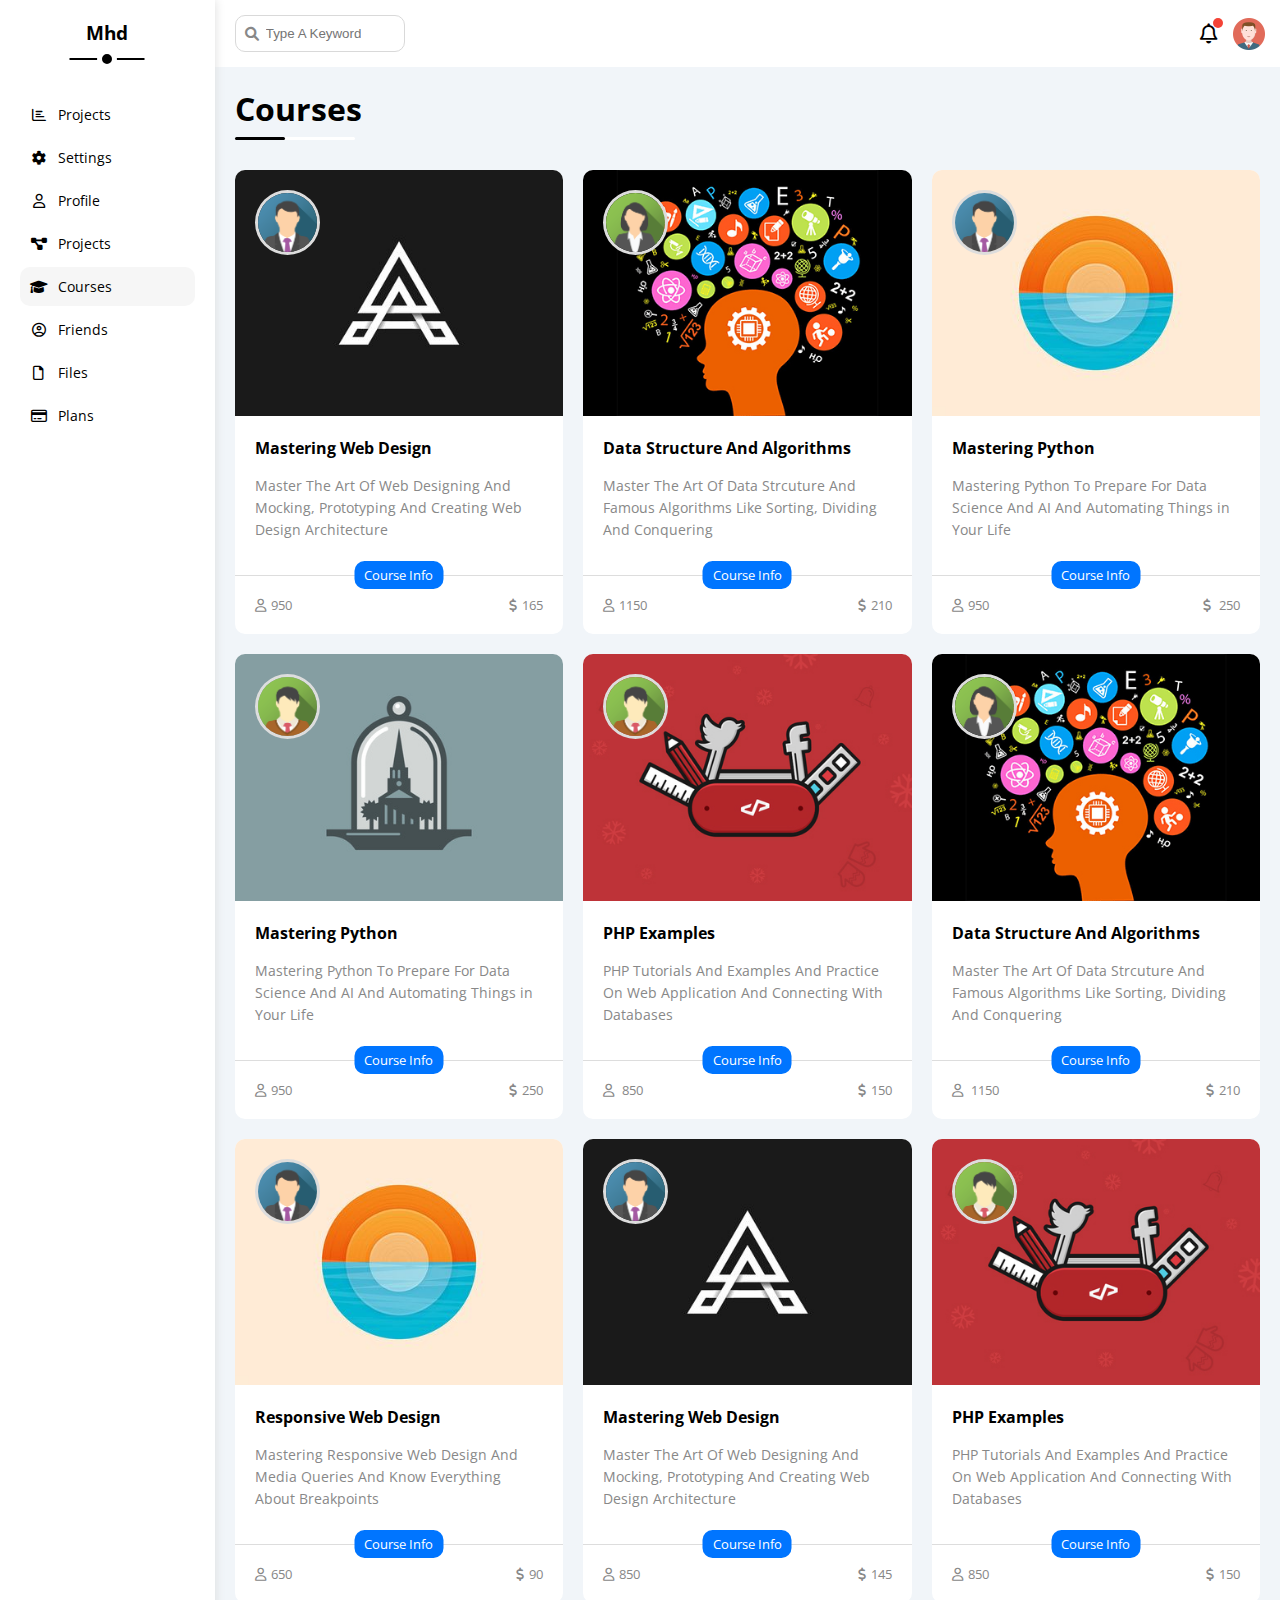
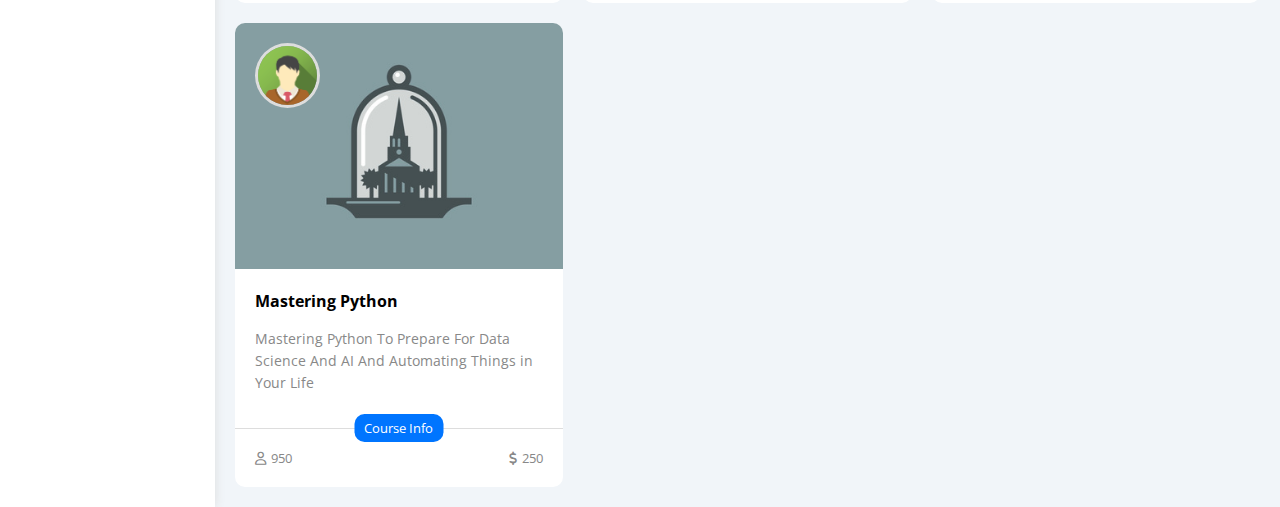
<file: courses.html>
<!DOCTYPE html>
<html lang="en">
  <head>
    <meta charset="UTF-8" />
    <meta http-equiv="X-UA-Compatible" content="IE=edge" />
    <meta name="viewport" content="width=device-width, initial-scale=1.0" />
    <title>Courses</title>
    <link rel="stylesheet" href="css/all.min.css" />
    <link rel="stylesheet" href="css/main.css" />
    <link rel="preconnect" href="https://fonts.googleapis.com" />
    <link rel="preconnect" href="https://fonts.gstatic.com" crossorigin />
    <link
      href="https://fonts.googleapis.com/css2?family=Open+Sans:wght@300;500&#038;display=swap"
      rel="stylesheet"
    />
  </head>
  <body>
    <div class="page">
      <!-- start Sidebar -->
      <div class="sidebar">
        <h3>Mhd</h3>
        <ul>
          <li>
            <a href="index.html">
              <i class="fa-regular fa-chart-bar fa-fw"></i>
              <span>Projects</span>
            </a>
          </li>
          <li>
            <a href="settings.html">
              <i class="fa-solid fa-gear fa-fw"></i>
              <span>Settings</span>
            </a>
          </li>
          <li>
            <a href="profile.html">
              <i class="fa-regular fa-user fa-fw"></i>
              <span>Profile</span>
            </a>
          </li>
          <li>
            <a href="projects.html">
              <i class="fa-solid fa-diagram-project fa-fw"></i>
              <span>Projects</span>
            </a>
          </li>
          <li>
            <a href="courses.html" class="active">
              <i class="fa-solid fa-graduation-cap fa-fw"></i>
              <span>Courses</span>
            </a>
          </li>
          <li>
            <a href="friends.html">
              <i class="fa-regular fa-circle-user fa-fw"></i>
              <span>Friends</span>
            </a>
          </li>
          <li>
            <a href="files.html">
              <i class="fa-regular fa-file fa-fw"></i>
              <span>Files</span>
            </a>
          </li>
          <li>
            <a href="plans.html">
              <i class="fa-regular fa-credit-card fa-fw"></i>
              <span>Plans</span>
            </a>
          </li>
        </ul>
      </div>
      <!-- end Sidebar -->
      <div class="content">
        <!-- start head -->
        <div class="head">
          <div class="search">
            <input type="search" placeholder="Type A Keyword" />
          </div>
          <div class="icons">
            <span class="noti">
              <i class="fa-regular fa-bell fa-lg"></i>
            </span>
            <img src="imgs/avatar.png" alt="" />
          </div>
        </div>
        <!-- end head -->
        <h1>Courses</h1>
        <!-- start courses page -->
        <div class="courses-page">
          <div class="boxs">
            <div class="box">
              <img class="ava" src="imgs/team-01.png" alt="" />
              <img class="back" src="imgs/course-01.jpg" alt="" />
              <div class="text">
                <h3>Mastering Web Design</h3>
                <p>
                  Master The Art Of Web Designing And Mocking, Prototyping And
                  Creating Web Design Architecture
                </p>
              </div>
              <div class="info">
                <span class="link">Course Info</span>
                <span><i class="fa-regular fa-user"></i>950</span>
                <span><i class="fa-solid fa-dollar-sign"></i>165</span>
              </div>
            </div>
            <div class="box">
              <img class="ava" src="imgs/team-02.png" alt="" />
              <img class="back" src="imgs/course-02.jpg" alt="" />
              <div class="text">
                <h3>Data Structure And Algorithms</h3>
                <p>
                  Master The Art Of Data Strcuture And Famous Algorithms Like
                  Sorting, Dividing And Conquering
                </p>
              </div>
              <div class="info">
                <span class="link">Course Info</span>
                <span><i class="fa-regular fa-user"></i>1150</span>
                <span><i class="fa-solid fa-dollar-sign"></i>210</span>
              </div>
            </div>
            <div class="box">
              <img class="ava" src="imgs/team-01.png" alt="" />
              <img class="back" src="imgs/course-03.jpg" alt="" />
              <div class="text">
                <h3>Mastering Python</h3>
                <p>
                  Mastering Python To Prepare For Data Science And AI And
                  Automating Things in Your Life
                </p>
              </div>
              <div class="info">
                <span class="link">Course Info</span>
                <span><i class="fa-regular fa-user"></i>950</span>
                <span><i class="fa-solid fa-dollar-sign"></i> 250 </span>
              </div>
            </div>
            <div class="box">
              <img class="ava" src="imgs/team-03.png" alt="" />
              <img class="back" src="imgs/course-04.jpg" alt="" />
              <div class="text">
                <h3>Mastering Python</h3>
                <p>
                  Mastering Python To Prepare For Data Science And AI And
                  Automating Things in Your Life
                </p>
              </div>
              <div class="info">
                <span class="link">Course Info</span>
                <span><i class="fa-regular fa-user"></i>950</span>
                <span><i class="fa-solid fa-dollar-sign"></i>250</span>
              </div>
            </div>
            <div class="box">
              <img class="ava" src="imgs/team-03.png" alt="" />
              <img class="back" src="imgs/course-05.jpg" alt="" />
              <div class="text">
                <h3>PHP Examples</h3>
                <p>
                  PHP Tutorials And Examples And Practice On Web Application And
                  Connecting With Databases
                </p>
              </div>
              <div class="info">
                <span class="link">Course Info</span>
                <span><i class="fa-regular fa-user"></i> 850 </span>
                <span><i class="fa-solid fa-dollar-sign"></i>150</span>
              </div>
            </div>
            <div class="box">
              <img class="ava" src="imgs/team-02.png" alt="" />
              <img class="back" src="imgs/course-02.jpg" alt="" />
              <div class="text">
                <h3>Data Structure And Algorithms</h3>
                <p>
                  Master The Art Of Data Strcuture And Famous Algorithms Like
                  Sorting, Dividing And Conquering
                </p>
              </div>
              <div class="info">
                <span class="link">Course Info</span>
                <span><i class="fa-regular fa-user"></i> 1150 </span>
                <span><i class="fa-solid fa-dollar-sign"></i>210</span>
              </div>
            </div>
            <div class="box">
              <img class="ava" src="imgs/team-01.png" alt="" />
              <img class="back" src="imgs/course-03.jpg" alt="" />
              <div class="text">
                <h3>Responsive Web Design</h3>
                <p>
                  Mastering Responsive Web Design And Media Queries And Know
                  Everything About Breakpoints
                </p>
              </div>
              <div class="info">
                <span class="link">Course Info</span>
                <span><i class="fa-regular fa-user"></i>650</span>
                <span><i class="fa-solid fa-dollar-sign"></i>90</span>
              </div>
            </div>
            <div class="box">
              <img class="ava" src="imgs/team-01.png" alt="" />
              <img class="back" src="imgs/course-01.jpg" alt="" />
              <div class="text">
                <h3>Mastering Web Design</h3>
                <p>
                  Master The Art Of Web Designing And Mocking, Prototyping And
                  Creating Web Design Architecture
                </p>
              </div>
              <div class="info">
                <span class="link">Course Info</span>
                <span><i class="fa-regular fa-user"></i>850</span>
                <span><i class="fa-solid fa-dollar-sign"></i>145</span>
              </div>
            </div>
            <div class="box">
              <img class="ava" src="imgs/team-03.png" alt="" />
              <img class="back" src="imgs/course-05.jpg" alt="" />
              <div class="text">
                <h3>PHP Examples</h3>
                <p>
                  PHP Tutorials And Examples And Practice On Web Application And
                  Connecting With Databases
                </p>
              </div>
              <div class="info">
                <span class="link">Course Info</span>
                <span><i class="fa-regular fa-user"></i>850</span>
                <span><i class="fa-solid fa-dollar-sign"></i>150</span>
              </div>
            </div>
            <div class="box">
              <img class="ava" src="imgs/team-03.png" alt="" />
              <img class="back" src="imgs/course-04.jpg" alt="" />
              <div class="text">
                <h3>Mastering Python</h3>
                <p>
                  Mastering Python To Prepare For Data Science And AI And
                  Automating Things in Your Life
                </p>
              </div>
              <div class="info">
                <span class="link">Course Info</span>
                <span><i class="fa-regular fa-user"></i>950</span>
                <span><i class="fa-solid fa-dollar-sign"></i>250</span>
              </div>
            </div>
          </div>
        </div>
        <!-- end courses page -->
      </div>
    </div>
  </body>
</html>
</file>
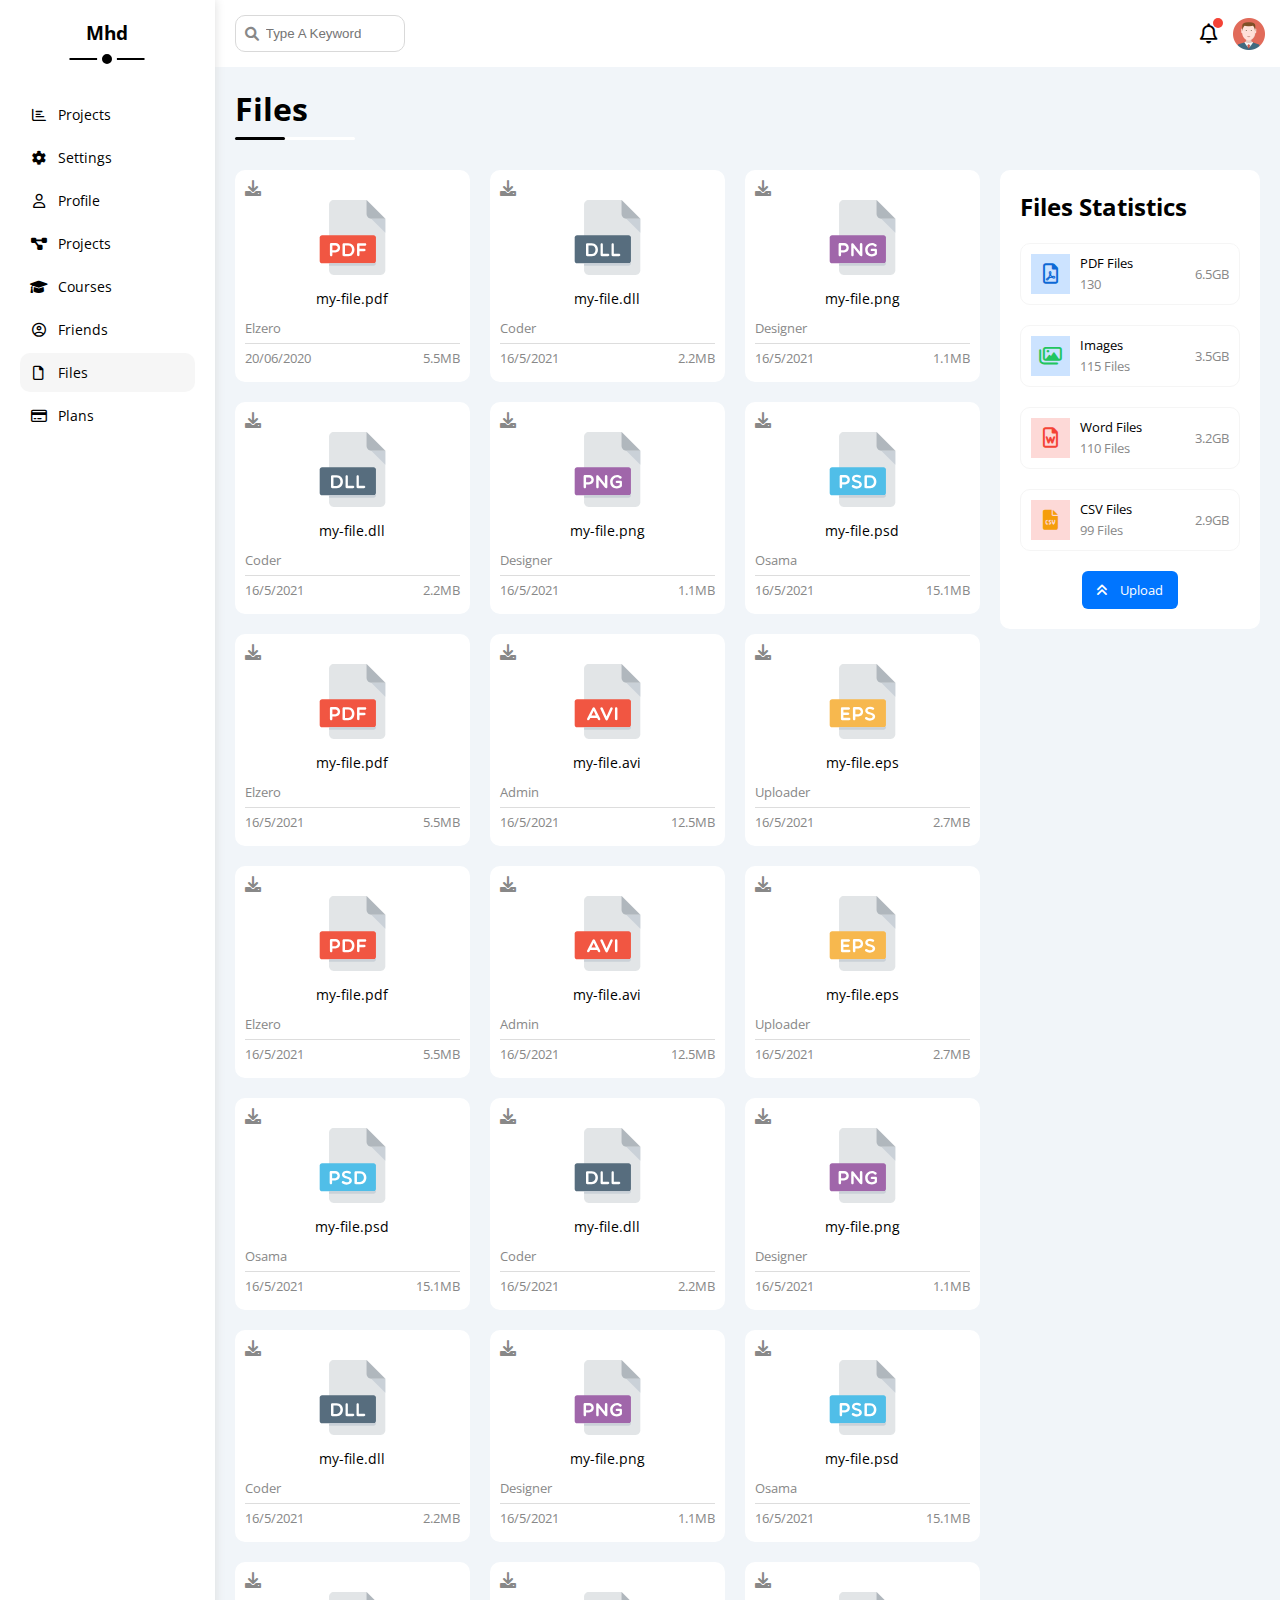
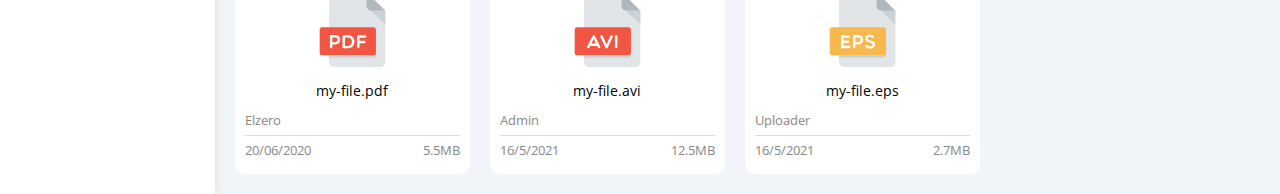
<file: files.html>
<!DOCTYPE html>
<html lang="en">
  <head>
    <meta charset="UTF-8" />
    <meta http-equiv="X-UA-Compatible" content="IE=edge" />
    <meta name="viewport" content="width=device-width, initial-scale=1.0" />
    <title>Files</title>
    <link rel="stylesheet" href="css/all.min.css" />
    <link rel="stylesheet" href="css/main.css" />
    <link rel="preconnect" href="https://fonts.googleapis.com" />
    <link rel="preconnect" href="https://fonts.gstatic.com" crossorigin />
    <link
      href="https://fonts.googleapis.com/css2?family=Open+Sans:wght@300;500&#038;display=swap"
      rel="stylesheet"
    />
  </head>
  <body>
    <div class="page">
      <!-- start Sidebar -->
      <div class="sidebar">
        <h3>Mhd</h3>
        <ul>
          <li>
            <a href="index.html">
              <i class="fa-regular fa-chart-bar fa-fw"></i>
              <span>Projects</span>
            </a>
          </li>
          <li>
            <a href="settings.html">
              <i class="fa-solid fa-gear fa-fw"></i>
              <span>Settings</span>
            </a>
          </li>
          <li>
            <a href="profile.html">
              <i class="fa-regular fa-user fa-fw"></i>
              <span>Profile</span>
            </a>
          </li>
          <li>
            <a href="projects.html">
              <i class="fa-solid fa-diagram-project fa-fw"></i>
              <span>Projects</span>
            </a>
          </li>
          <li>
            <a href="courses.html">
              <i class="fa-solid fa-graduation-cap fa-fw"></i>
              <span>Courses</span>
            </a>
          </li>
          <li>
            <a href="friends.html">
              <i class="fa-regular fa-circle-user fa-fw"></i>
              <span>Friends</span>
            </a>
          </li>
          <li>
            <a href="files.html" class="active">
              <i class="fa-regular fa-file fa-fw"></i>
              <span>Files</span>
            </a>
          </li>
          <li>
            <a href="plans.html">
              <i class="fa-regular fa-credit-card fa-fw"></i>
              <span>Plans</span>
            </a>
          </li>
        </ul>
      </div>
      <!-- end Sidebar -->
      <div class="content">
        <!-- start head -->
        <div class="head">
          <div class="search">
            <input type="search" placeholder="Type A Keyword" />
          </div>
          <div class="icons">
            <span class="noti">
              <i class="fa-regular fa-bell fa-lg"></i>
            </span>
            <img src="imgs/avatar.png" alt="" />
          </div>
        </div>
        <!-- end head -->
        <h1>Files</h1>
        <!-- start files page -->
        <div class="file">
          <div class="boxs">
            <div class="box">
              <i class="fa-solid fa-download"></i>
              <img src="imgs/pdf.svg" alt="" />
              <p>my-file.pdf</p>
              <span class="n">Elzero</span>
              <div class="info">
                <span>20/06/2020</span>
                <span>5.5MB</span>
              </div>
            </div>
            <div class="box">
              <i class="fa-solid fa-download"></i>
              <img src="imgs/dll.svg" alt="" />
              <p>my-file.dll</p>
              <span class="n">Coder </span>
              <div class="info">
                <span>16/5/2021 </span>
                <span>2.2MB</span>
              </div>
            </div>
            <div class="box">
              <i class="fa-solid fa-download"></i>
              <img src="imgs/png.svg" alt="" />
              <p>my-file.png</p>
              <span class="n">Designer</span>
              <div class="info">
                <span>16/5/2021 </span>
                <span>1.1MB</span>
              </div>
            </div>
            <div class="box">
              <i class="fa-solid fa-download"></i>
              <img src="imgs/dll.svg" alt="" />
              <p>my-file.dll</p>
              <span class="n">Coder</span>
              <div class="info">
                <span>16/5/2021 </span>
                <span>2.2MB</span>
              </div>
            </div>
            <div class="box">
              <i class="fa-solid fa-download"></i>
              <img src="imgs/png.svg" alt="" />
              <p>my-file.png</p>
              <span class="n">Designer</span>
              <div class="info">
                <span>16/5/2021 </span>
                <span>1.1MB</span>
              </div>
            </div>
            <div class="box">
              <i class="fa-solid fa-download"></i>
              <img src="imgs/psd.svg" alt="" />
              <p>my-file.psd</p>
              <span class="n">Osama</span>
              <div class="info">
                <span>16/5/2021 </span>
                <span>15.1MB </span>
              </div>
            </div>
            <div class="box">
              <i class="fa-solid fa-download"></i>
              <img src="imgs/pdf.svg" alt="" />
              <p>my-file.pdf</p>
              <span class="n">Elzero</span>
              <div class="info">
                <span>16/5/2021 </span>
                <span>5.5MB</span>
              </div>
            </div>
            <div class="box">
              <i class="fa-solid fa-download"></i>
              <img src="imgs/avi.svg" alt="" />
              <p>my-file.avi</p>
              <span class="n">Admin</span>
              <div class="info">
                <span>16/5/2021 </span>
                <span>12.5MB</span>
              </div>
            </div>
            <div class="box">
              <i class="fa-solid fa-download"></i>
              <img src="imgs/eps.svg" alt="" />
              <p>my-file.eps</p>
              <span class="n">Uploader</span>
              <div class="info">
                <span>16/5/2021</span>
                <span>2.7MB</span>
              </div>
            </div>
            <div class="box">
              <i class="fa-solid fa-download"></i>
              <img src="imgs/pdf.svg" alt="" />
              <p>my-file.pdf</p>
              <span class="n">Elzero</span>
              <div class="info">
                <span>16/5/2021</span>
                <span>5.5MB</span>
              </div>
            </div>
            <div class="box">
              <i class="fa-solid fa-download"></i>
              <img src="imgs/avi.svg" alt="" />
              <p>my-file.avi</p>
              <span class="n">Admin</span>
              <div class="info">
                <span>16/5/2021 </span>
                <span>12.5MB</span>
              </div>
            </div>
            <div class="box">
              <i class="fa-solid fa-download"></i>
              <img src="imgs/eps.svg" alt="" />
              <p>my-file.eps</p>
              <span class="n">Uploader</span>
              <div class="info">
                <span>16/5/2021 </span>
                <span>2.7MB</span>
              </div>
            </div>
            <div class="box">
              <i class="fa-solid fa-download"></i>
              <img src="imgs/psd.svg" alt="" />
              <p>my-file.psd</p>
              <span class="n">Osama</span>
              <div class="info">
                <span>16/5/2021 </span>
                <span>15.1MB</span>
              </div>
            </div>
            <div class="box">
              <i class="fa-solid fa-download"></i>
              <img src="imgs/dll.svg" alt="" />
              <p>my-file.dll</p>
              <span class="n">Coder</span>
              <div class="info">
                <span>16/5/2021 </span>
                <span>2.2MB</span>
              </div>
            </div>
            <div class="box">
              <i class="fa-solid fa-download"></i>
              <img src="imgs/png.svg" alt="" />
              <p>my-file.png</p>
              <span class="n">Designer</span>
              <div class="info">
                <span>16/5/2021 </span>
                <span>1.1MB</span>
              </div>
            </div>
            <div class="box">
              <i class="fa-solid fa-download"></i>
              <img src="imgs/dll.svg" alt="" />
              <p>my-file.dll</p>
              <span class="n">Coder</span>
              <div class="info">
                <span>16/5/2021</span>
                <span>2.2MB</span>
              </div>
            </div>
            <div class="box">
              <i class="fa-solid fa-download"></i>
              <img src="imgs/png.svg" alt="" />
              <p>my-file.png</p>
              <span class="n">Designer</span>
              <div class="info">
                <span>16/5/2021 </span>
                <span>1.1MB </span>
              </div>
            </div>
            <div class="box">
              <i class="fa-solid fa-download"></i>
              <img src="imgs/psd.svg" alt="" />
              <p>my-file.psd</p>
              <span class="n">Osama</span>
              <div class="info">
                <span>16/5/2021</span>
                <span>15.1MB </span>
              </div>
            </div>
            <div class="box">
              <i class="fa-solid fa-download"></i>
              <img src="imgs/pdf.svg" alt="" />
              <p>my-file.pdf</p>
              <span class="n">Elzero</span>
              <div class="info">
                <span>20/06/2020</span>
                <span>5.5MB</span>
              </div>
            </div>
            <div class="box">
              <i class="fa-solid fa-download"></i>
              <img src="imgs/avi.svg" alt="" />
              <p>my-file.avi</p>
              <span class="n">Admin</span>
              <div class="info">
                <span>16/5/2021 </span>
                <span>12.5MB</span>
              </div>
            </div>
            <div class="box">
              <i class="fa-solid fa-download"></i>
              <img src="imgs/eps.svg" alt="" />
              <p>my-file.eps</p>
              <span class="n">Uploader</span>
              <div class="info">
                <span>16/5/2021</span>
                <span>2.7MB</span>
              </div>
            </div>
          </div>
          <div class="stat">
            <h2>Files Statistics</h2>
            <div class="boxes">
              <div class="boxx">
                <i class="fa-regular fa-file-pdf fa-lg"></i>
                <div class="text">
                  <p>PDF Files</p>
                  <span>130</span>
                </div>
                <span>6.5GB</span>
              </div>
              <div class="boxx">
                <i class="fa-regular fa-images fa-lg"></i>
                <div class="text">
                  <p>Images</p>
                  <span>115 Files</span>
                </div>
                <span>3.5GB</span>
              </div>
              <div class="boxx">
                <i class="fa-regular fa-file-word fa-lg"></i>
                <div class="text">
                  <p>Word Files</p>
                  <span>110 Files</span>
                </div>
                <span>3.2GB</span>
              </div>
              <div class="boxx">
                <i class="fa-solid fa-file-csv fa-lg"></i>
                <div class="text">
                  <p>CSV Files</p>
                  <span>99 Files</span>
                </div>
                <span>2.9GB</span>
              </div>
            </div>
            <a href="#">
              <i class="fa-solid fa-angles-up"></i>
              Upload
            </a>
          </div>
        </div>
        <!-- end files page -->
      </div>
    </div>
  </body>
</html>
</file>
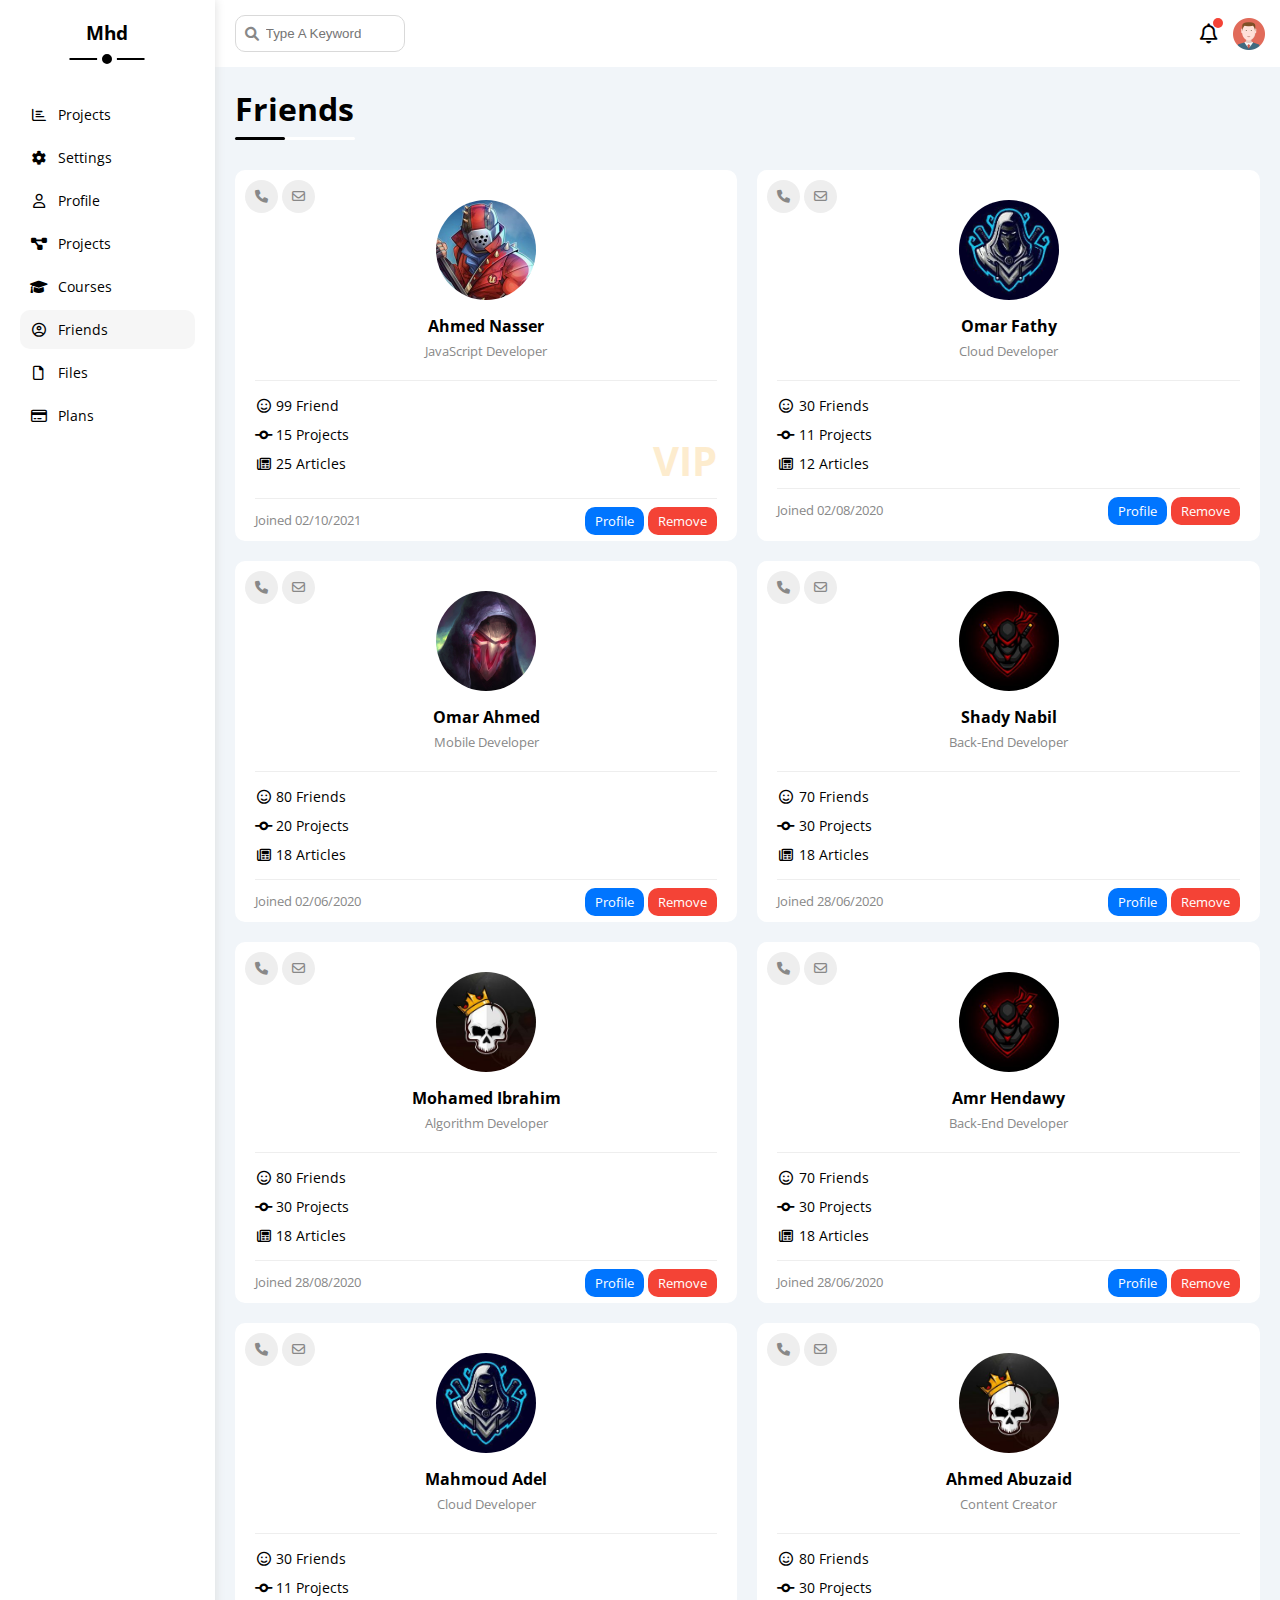
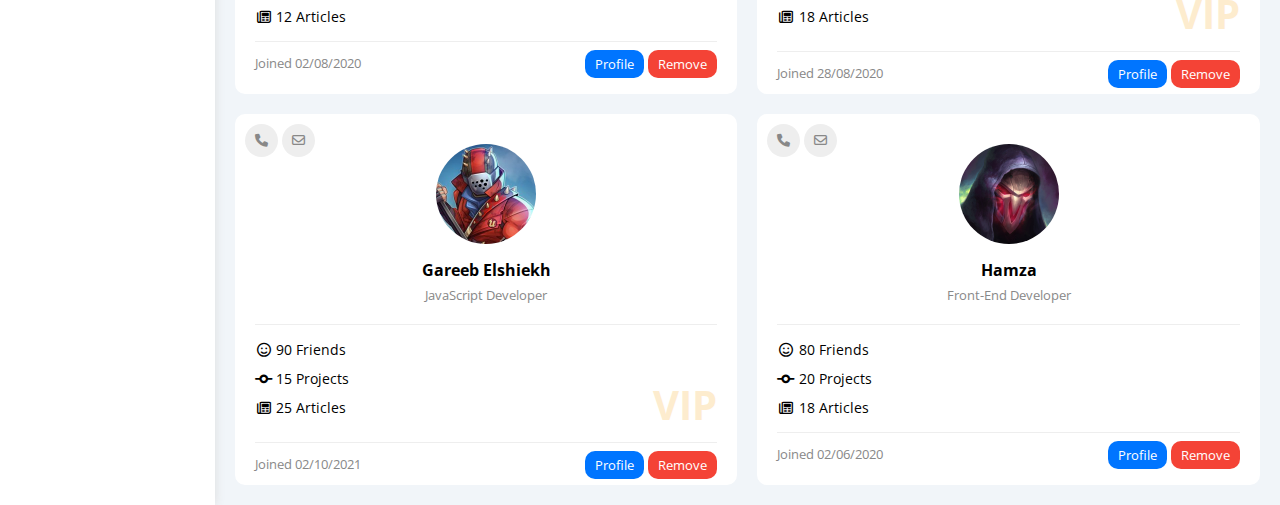
<file: friends.html>
<!DOCTYPE html>
<html lang="en">
  <head>
    <meta charset="UTF-8" />
    <meta http-equiv="X-UA-Compatible" content="IE=edge" />
    <meta name="viewport" content="width=device-width, initial-scale=1.0" />
    <title>Friends</title>
    <link rel="stylesheet" href="css/all.min.css" />
    <link rel="stylesheet" href="css/main.css" />
    <link rel="preconnect" href="https://fonts.googleapis.com" />
    <link rel="preconnect" href="https://fonts.gstatic.com" crossorigin />
    <link
      href="https://fonts.googleapis.com/css2?family=Open+Sans:wght@300;500&#038;display=swap"
      rel="stylesheet"
    />
  </head>
  <body>
    <div class="page">
      <!-- start Sidebar -->
      <div class="sidebar">
        <h3>Mhd</h3>
        <ul>
          <li>
            <a href="index.html">
              <i class="fa-regular fa-chart-bar fa-fw"></i>
              <span>Projects</span>
            </a>
          </li>
          <li>
            <a href="settings.html">
              <i class="fa-solid fa-gear fa-fw"></i>
              <span>Settings</span>
            </a>
          </li>
          <li>
            <a href="profile.html">
              <i class="fa-regular fa-user fa-fw"></i>
              <span>Profile</span>
            </a>
          </li>
          <li>
            <a href="projects.html">
              <i class="fa-solid fa-diagram-project fa-fw"></i>
              <span>Projects</span>
            </a>
          </li>
          <li>
            <a href="courses.html">
              <i class="fa-solid fa-graduation-cap fa-fw"></i>
              <span>Courses</span>
            </a>
          </li>
          <li>
            <a href="friends.html" class="active">
              <i class="fa-regular fa-circle-user fa-fw"></i>
              <span>Friends</span>
            </a>
          </li>
          <li>
            <a href="files.html">
              <i class="fa-regular fa-file fa-fw"></i>
              <span>Files</span>
            </a>
          </li>
          <li>
            <a href="plans.html">
              <i class="fa-regular fa-credit-card fa-fw"></i>
              <span>Plans</span>
            </a>
          </li>
        </ul>
      </div>
      <!-- end Sidebar -->
      <div class="content">
        <!-- start head -->
        <div class="head">
          <div class="search">
            <input type="search" placeholder="Type A Keyword" />
          </div>
          <div class="icons">
            <span class="noti">
              <i class="fa-regular fa-bell fa-lg"></i>
            </span>
            <img src="imgs/avatar.png" alt="" />
          </div>
        </div>
        <!-- end head -->
        <h1>Friends</h1>
        <!-- start friends page -->
        <div class="friends">
          <div class="box">
            <div class="contact">
              <i class="fa-solid fa-phone"></i>
              <i class="fa-regular fa-envelope"></i>
            </div>
            <div class="image">
              <img src="imgs/friend-01.jpg" alt="" />
              <h4>Ahmed Nasser</h4>
              <p>JavaScript Developer</p>
            </div>
            <div class="icons">
              <div>
                <i class="fa-regular fa-face-smile fa-fw"></i>
                <span>99 Friend</span>
              </div>
              <div>
                <i class="fa-solid fa-code-commit fa-fw"></i>
                <span>15 Projects</span>
              </div>
              <div>
                <i class="fa-regular fa-newspaper fa-fw"></i>
                <span> 25 Articles</span>
              </div>
              <div class="vip">
                <span>VIP</span>
              </div>
            </div>
            <div class="footer">
              <span>Joined 02/10/2021</span>
              <div>
                <a class="blue" href="profile.html">Profile</a>
                <a class="red" href="#">Remove</a>
              </div>
            </div>
          </div>
          <div class="box">
            <div class="contact">
              <i class="fa-solid fa-phone"></i>
              <i class="fa-regular fa-envelope"></i>
            </div>
            <div class="image">
              <img src="imgs/friend-02.jpg" alt="" />
              <h4>Omar Fathy</h4>
              <p>Cloud Developer</p>
            </div>
            <div class="icons">
              <div>
                <i class="fa-regular fa-face-smile fa-fw"></i>
                <span>30 Friends</span>
              </div>
              <div>
                <i class="fa-solid fa-code-commit fa-fw"></i>
                <span>11 Projects</span>
              </div>
              <div>
                <i class="fa-regular fa-newspaper fa-fw"></i>
                <span> 12 Articles</span>
              </div>
            </div>
            <div class="footer">
              <span>Joined 02/08/2020</span>
              <div>
                <a class="blue" href="profile.html">Profile</a>
                <a class="red" href="#">Remove</a>
              </div>
            </div>
          </div>
          <div class="box">
            <div class="contact">
              <i class="fa-solid fa-phone"></i>
              <i class="fa-regular fa-envelope"></i>
            </div>
            <div class="image">
              <img src="imgs/friend-03.jpg" alt="" />
              <h4>Omar Ahmed</h4>
              <p>Mobile Developer</p>
            </div>
            <div class="icons">
              <div>
                <i class="fa-regular fa-face-smile fa-fw"></i>
                <span>80 Friends </span>
              </div>
              <div>
                <i class="fa-solid fa-code-commit fa-fw"></i>
                <span>20 Projects</span>
              </div>
              <div>
                <i class="fa-regular fa-newspaper fa-fw"></i>
                <span> 18 Articles</span>
              </div>
            </div>
            <div class="footer">
              <span>Joined 02/06/2020</span>
              <div>
                <a class="blue" href="profile.html">Profile</a>
                <a class="red" href="#">Remove</a>
              </div>
            </div>
          </div>
          <div class="box">
            <div class="contact">
              <i class="fa-solid fa-phone"></i>
              <i class="fa-regular fa-envelope"></i>
            </div>
            <div class="image">
              <img src="imgs/friend-04.jpg" alt="" />
              <h4>Shady Nabil</h4>
              <p>Back-End Developer</p>
            </div>
            <div class="icons">
              <div>
                <i class="fa-regular fa-face-smile fa-fw"></i>
                <span> 70 Friends </span>
              </div>
              <div>
                <i class="fa-solid fa-code-commit fa-fw"></i>
                <span>30 Projects</span>
              </div>
              <div>
                <i class="fa-regular fa-newspaper fa-fw"></i>
                <span> 18 Articles</span>
              </div>
            </div>
            <div class="footer">
              <span>Joined 28/06/2020</span>
              <div>
                <a class="blue" href="profile.html">Profile</a>
                <a class="red" href="#">Remove</a>
              </div>
            </div>
          </div>
          <div class="box">
            <div class="contact">
              <i class="fa-solid fa-phone"></i>
              <i class="fa-regular fa-envelope"></i>
            </div>
            <div class="image">
              <img src="imgs/friend-05.jpg" alt="" />
              <h4>Mohamed Ibrahim</h4>
              <p>Algorithm Developer</p>
            </div>
            <div class="icons">
              <div>
                <i class="fa-regular fa-face-smile fa-fw"></i>
                <span>80 Friends</span>
              </div>
              <div>
                <i class="fa-solid fa-code-commit fa-fw"></i>
                <span>30 Projects</span>
              </div>
              <div>
                <i class="fa-regular fa-newspaper fa-fw"></i>
                <span> 18 Articles</span>
              </div>
            </div>
            <div class="footer">
              <span>Joined 28/08/2020</span>
              <div>
                <a class="blue" href="profile.html">Profile</a>
                <a class="red" href="#">Remove</a>
              </div>
            </div>
          </div>
          <div class="box">
            <div class="contact">
              <i class="fa-solid fa-phone"></i>
              <i class="fa-regular fa-envelope"></i>
            </div>
            <div class="image">
              <img src="imgs/friend-04.jpg" alt="" />
              <h4>Amr Hendawy</h4>
              <p>Back-End Developer</p>
            </div>
            <div class="icons">
              <div>
                <i class="fa-regular fa-face-smile fa-fw"></i>
                <span>70 Friends</span>
              </div>
              <div>
                <i class="fa-solid fa-code-commit fa-fw"></i>
                <span>30 Projects</span>
              </div>
              <div>
                <i class="fa-regular fa-newspaper fa-fw"></i>
                <span> 18 Articles</span>
              </div>
            </div>
            <div class="footer">
              <span>Joined 28/06/2020</span>
              <div>
                <a class="blue" href="profile.html">Profile</a>
                <a class="red" href="#">Remove</a>
              </div>
            </div>
          </div>
          <div class="box">
            <div class="contact">
              <i class="fa-solid fa-phone"></i>
              <i class="fa-regular fa-envelope"></i>
            </div>
            <div class="image">
              <img src="imgs/friend-02.jpg" alt="" />
              <h4>Mahmoud Adel</h4>
              <p>Cloud Developer</p>
            </div>
            <div class="icons">
              <div>
                <i class="fa-regular fa-face-smile fa-fw"></i>
                <span>30 Friends</span>
              </div>
              <div>
                <i class="fa-solid fa-code-commit fa-fw"></i>
                <span>11 Projects</span>
              </div>
              <div>
                <i class="fa-regular fa-newspaper fa-fw"></i>
                <span> 12 Articles</span>
              </div>
            </div>
            <div class="footer">
              <span>Joined 02/08/2020</span>
              <div>
                <a class="blue" href="profile.html">Profile</a>
                <a class="red" href="#">Remove</a>
              </div>
            </div>
          </div>
          <div class="box">
            <div class="contact">
              <i class="fa-solid fa-phone"></i>
              <i class="fa-regular fa-envelope"></i>
            </div>
            <div class="image">
              <img src="imgs/friend-05.jpg" alt="" />
              <h4>Ahmed Abuzaid</h4>
              <p>Content Creator</p>
            </div>
            <div class="icons">
              <div>
                <i class="fa-regular fa-face-smile fa-fw"></i>
                <span>80 Friends</span>
              </div>
              <div>
                <i class="fa-solid fa-code-commit fa-fw"></i>
                <span>30 Projects</span>
              </div>
              <div>
                <i class="fa-regular fa-newspaper fa-fw"></i>
                <span> 18 Articles</span>
              </div>
              <div class="vip">
                <span>VIP</span>
              </div>
            </div>
            <div class="footer">
              <span>Joined 28/08/2020</span>
              <div>
                <a class="blue" href="profile.html">Profile</a>
                <a class="red" href="#">Remove</a>
              </div>
            </div>
          </div>
          <div class="box">
            <div class="contact">
              <i class="fa-solid fa-phone"></i>
              <i class="fa-regular fa-envelope"></i>
            </div>
            <div class="image">
              <img src="imgs/friend-01.jpg" alt="" />
              <h4>Gareeb Elshiekh</h4>
              <p>JavaScript Developer</p>
            </div>
            <div class="icons">
              <div>
                <i class="fa-regular fa-face-smile fa-fw"></i>
                <span>90 Friends</span>
              </div>
              <div>
                <i class="fa-solid fa-code-commit fa-fw"></i>
                <span>15 Projects</span>
              </div>
              <div>
                <i class="fa-regular fa-newspaper fa-fw"></i>
                <span> 25 Articles</span>
              </div>
              <div class="vip">
                <span>VIP</span>
              </div>
            </div>
            <div class="footer">
              <span>Joined 02/10/2021</span>
              <div>
                <a class="blue" href="profile.html">Profile</a>
                <a class="red" href="#">Remove</a>
              </div>
            </div>
          </div>
          <div class="box">
            <div class="contact">
              <i class="fa-solid fa-phone"></i>
              <i class="fa-regular fa-envelope"></i>
            </div>
            <div class="image">
              <img src="imgs/friend-03.jpg" alt="" />
              <h4>Hamza</h4>
              <p>Front-End Developer</p>
            </div>
            <div class="icons">
              <div>
                <i class="fa-regular fa-face-smile fa-fw"></i>
                <span>80 Friends</span>
              </div>
              <div>
                <i class="fa-solid fa-code-commit fa-fw"></i>
                <span>20 Projects</span>
              </div>
              <div>
                <i class="fa-regular fa-newspaper fa-fw"></i>
                <span> 18 Articles</span>
              </div>
            </div>
            <div class="footer">
              <span>Joined 02/06/2020 </span>
              <div>
                <a class="blue" href="profile.html">Profile</a>
                <a class="red" href="#">Remove</a>
              </div>
            </div>
          </div>
        </div>
        <!-- end friends page -->
      </div>
    </div>
  </body>
</html>
</file>
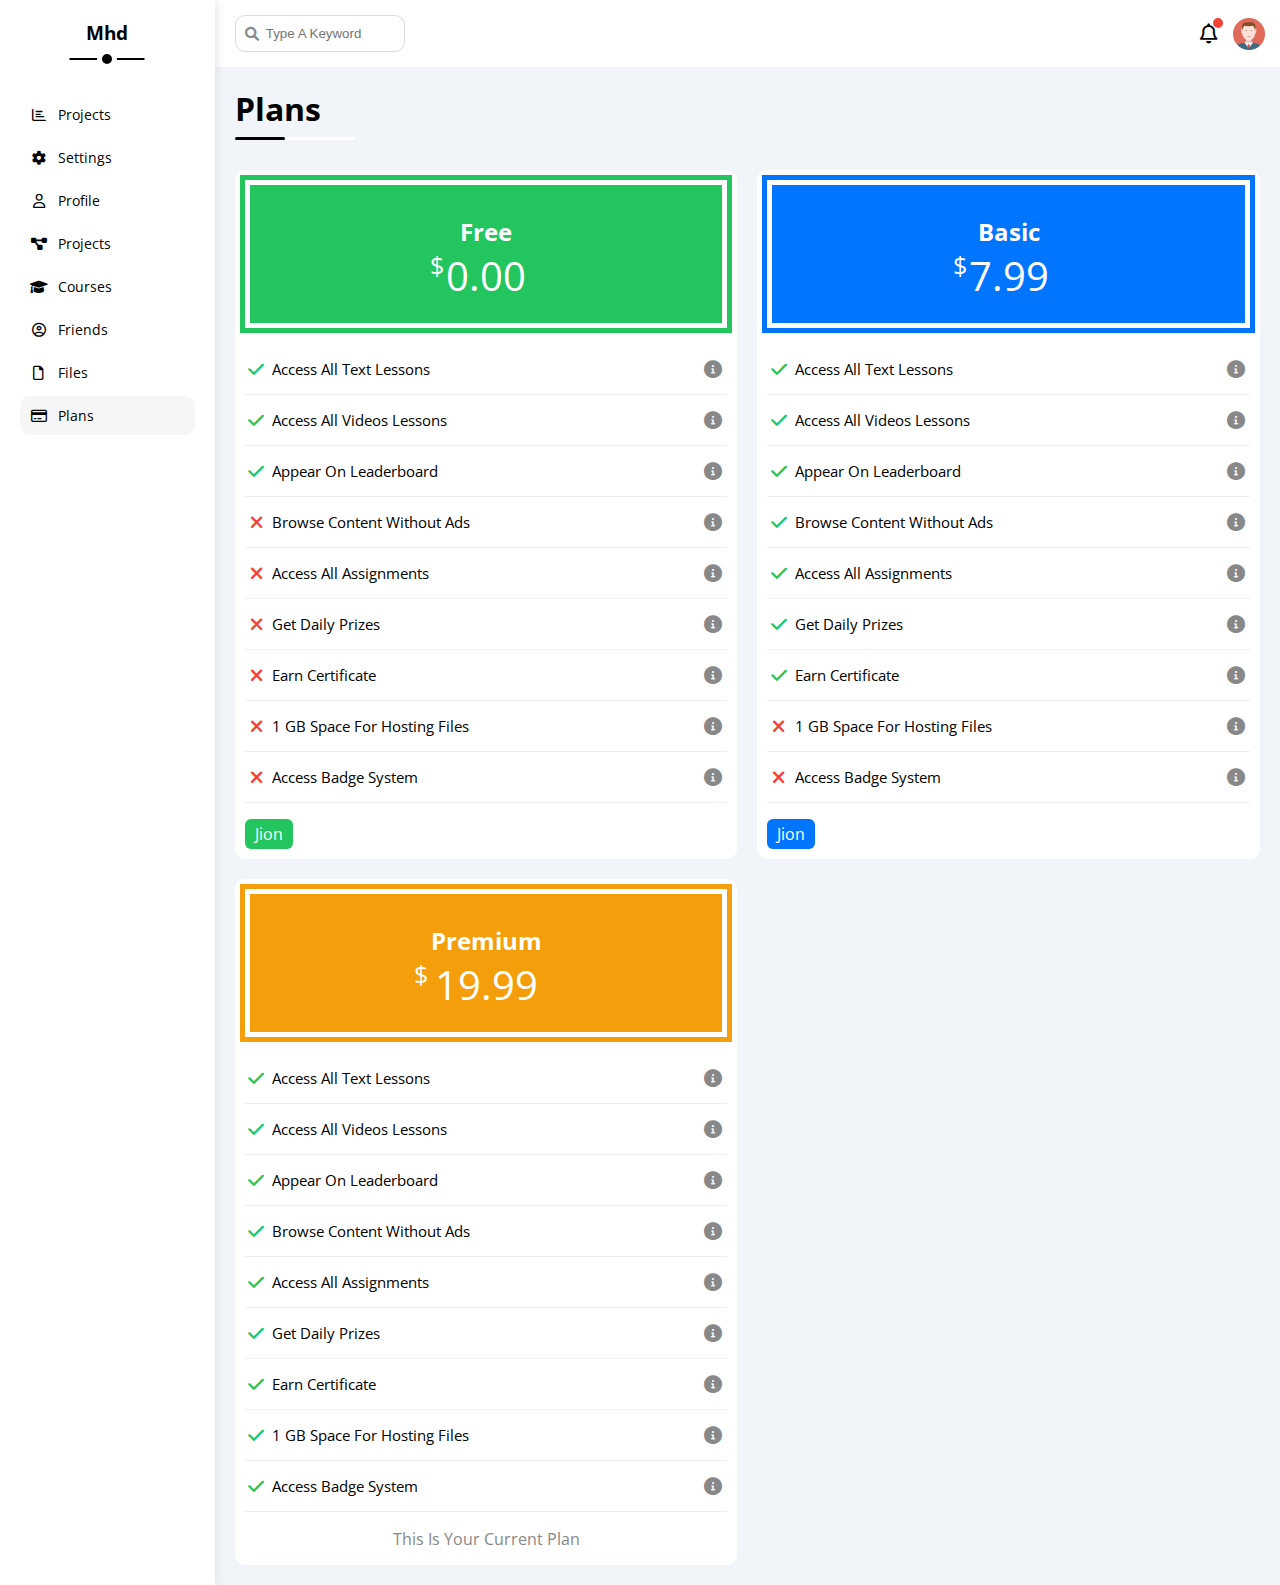
<file: plans.html>
<!DOCTYPE html>
<html lang="en">
  <head>
    <meta charset="UTF-8" />
    <meta http-equiv="X-UA-Compatible" content="IE=edge" />
    <meta name="viewport" content="width=device-width, initial-scale=1.0" />
    <title>Plans</title>
    <link rel="stylesheet" href="css/all.min.css" />
    <link rel="stylesheet" href="css/main.css" />
    <link rel="preconnect" href="https://fonts.googleapis.com" />
    <link rel="preconnect" href="https://fonts.gstatic.com" crossorigin />
    <link
      href="https://fonts.googleapis.com/css2?family=Open+Sans:wght@300;500&#038;display=swap"
      rel="stylesheet"
    />
  </head>
  <body>
    <div class="page">
      <!-- start Sidebar -->
      <div class="sidebar">
        <h3>Mhd</h3>
        <ul>
          <li>
            <a href="index.html">
              <i class="fa-regular fa-chart-bar fa-fw"></i>
              <span>Projects</span>
            </a>
          </li>
          <li>
            <a href="settings.html">
              <i class="fa-solid fa-gear fa-fw"></i>
              <span>Settings</span>
            </a>
          </li>
          <li>
            <a href="profile.html">
              <i class="fa-regular fa-user fa-fw"></i>
              <span>Profile</span>
            </a>
          </li>
          <li>
            <a href="projects.html">
              <i class="fa-solid fa-diagram-project fa-fw"></i>
              <span>Projects</span>
            </a>
          </li>
          <li>
            <a href="courses.html">
              <i class="fa-solid fa-graduation-cap fa-fw"></i>
              <span>Courses</span>
            </a>
          </li>
          <li>
            <a href="friends.html">
              <i class="fa-regular fa-circle-user fa-fw"></i>
              <span>Friends</span>
            </a>
          </li>
          <li>
            <a href="files.html">
              <i class="fa-regular fa-file fa-fw"></i>
              <span>Files</span>
            </a>
          </li>
          <li>
            <a href="plans.html" class="active">
              <i class="fa-regular fa-credit-card fa-fw"></i>
              <span>Plans</span>
            </a>
          </li>
        </ul>
      </div>
      <!-- end Sidebar -->
      <div class="content">
        <!-- start head -->
        <div class="head">
          <div class="search">
            <input type="search" placeholder="Type A Keyword" />
          </div>
          <div class="icons">
            <span class="noti">
              <i class="fa-regular fa-bell fa-lg"></i>
            </span>
            <img src="imgs/avatar.png" alt="" />
          </div>
        </div>
        <!-- end head -->
        <h1>Plans</h1>
        <!-- start plans page -->
        <div class="plans">
          <div class="box green">
            <div class="heaad">
              <h4>Free</h4>
              <div><span>$</span>0.00</div>
            </div>
            <div class="body">
              <ul>
                <li>
                  <i class="fa-solid fa-check fa-fw yes"></i>
                  <span>Access All Text Lessons</span>
                  <i class="fa-solid fa-circle-info help"></i>
                </li>
                <li>
                  <i class="fa-solid fa-check fa-fw yes"></i>
                  <span>Access All Videos Lessons</span>
                  <i class="fa-solid fa-circle-info help"></i>
                </li>
                <li>
                  <i class="fa-solid fa-check fa-fw yes"></i>
                  <span>Appear On Leaderboard</span>
                  <i class="fa-solid fa-circle-info help"></i>
                </li>
                <li>
                  <i class="fa-solid fa-xmark fa-fw no"></i>
                  <span>Browse Content Without Ads</span>
                  <i class="fa-solid fa-circle-info help"></i>
                </li>
                <li>
                  <i class="fa-solid fa-xmark fa-fw no"></i>
                  <span>Access All Assignments</span>
                  <i class="fa-solid fa-circle-info help"></i>
                </li>
                <li>
                  <i class="fa-solid fa-xmark fa-fw no"></i>
                  <span>Get Daily Prizes</span>
                  <i class="fa-solid fa-circle-info help"></i>
                </li>
                <li>
                  <i class="fa-solid fa-xmark fa-fw no"></i>
                  <span>Earn Certificate</span>
                  <i class="fa-solid fa-circle-info help"></i>
                </li>
                <li>
                  <i class="fa-solid fa-xmark fa-fw no"></i>
                  <span>1 GB Space For Hosting Files</span>
                  <i class="fa-solid fa-circle-info help"></i>
                </li>
                <li>
                  <i class="fa-solid fa-xmark fa-fw no"></i>
                  <span>Access Badge System </span>
                  <i class="fa-solid fa-circle-info help"></i>
                </li>
              </ul>
            </div>
            <div class="footer">
              <a href="#">Jion</a>
            </div>
          </div>
          <div class="box blue">
            <div class="heaad">
              <h4>Basic</h4>
              <div><span>$</span>7.99</div>
            </div>
            <div class="body">
              <ul>
                <li>
                  <i class="fa-solid fa-check fa-fw yes"></i>
                  <span>Access All Text Lessons</span>
                  <i class="fa-solid fa-circle-info help"></i>
                </li>
                <li>
                  <i class="fa-solid fa-check fa-fw yes"></i>
                  <span>Access All Videos Lessons</span>
                  <i class="fa-solid fa-circle-info help"></i>
                </li>
                <li>
                  <i class="fa-solid fa-check fa-fw yes"></i>
                  <span>Appear On Leaderboard</span>
                  <i class="fa-solid fa-circle-info help"></i>
                </li>
                <li>
                  <i class="fa-solid fa-check fa-fw yes"></i>
                  <span> Browse Content Without Ads</span>
                  <i class="fa-solid fa-circle-info help"></i>
                </li>
                <li>
                  <i class="fa-solid fa-check fa-fw yes"></i>
                  <span>Access All Assignments </span>
                  <i class="fa-solid fa-circle-info help"></i>
                </li>
                <li>
                  <i class="fa-solid fa-check fa-fw yes"></i>
                  <span>Get Daily Prizes </span>
                  <i class="fa-solid fa-circle-info help"></i>
                </li>
                <li>
                  <i class="fa-solid fa-check fa-fw yes"></i>
                  <span>Earn Certificate </span>
                  <i class="fa-solid fa-circle-info help"></i>
                </li>

                <li>
                  <i class="fa-solid fa-xmark fa-fw no"></i>
                  <span>1 GB Space For Hosting Files</span>
                  <i class="fa-solid fa-circle-info help"></i>
                </li>
                <li>
                  <i class="fa-solid fa-xmark fa-fw no"></i>
                  <span>Access Badge System </span>
                  <i class="fa-solid fa-circle-info help"></i>
                </li>
              </ul>
            </div>
            <div class="footer">
              <a href="#">Jion</a>
            </div>
          </div>
          <div class="box orange">
            <div class="heaad">
              <h4>Premium</h4>
              <div><span>$</span>19.99</div>
            </div>
            <div class="body">
              <ul>
                <li>
                  <i class="fa-solid fa-check fa-fw yes"></i>
                  <span>Access All Text Lessons</span>
                  <i class="fa-solid fa-circle-info help"></i>
                </li>
                <li>
                  <i class="fa-solid fa-check fa-fw yes"></i>
                  <span>Access All Videos Lessons</span>
                  <i class="fa-solid fa-circle-info help"></i>
                </li>
                <li>
                  <i class="fa-solid fa-check fa-fw yes"></i>
                  <span>Appear On Leaderboard</span>
                  <i class="fa-solid fa-circle-info help"></i>
                </li>
                <li>
                  <i class="fa-solid fa-check fa-fw yes"></i>
                  <span>Browse Content Without Ads</span>
                  <i class="fa-solid fa-circle-info help"></i>
                </li>
                <li>
                  <i class="fa-solid fa-check fa-fw yes"></i>
                  <span> Access All Assignments</span>
                  <i class="fa-solid fa-circle-info help"></i>
                </li>
                <li>
                  <i class="fa-solid fa-check fa-fw yes"></i>
                  <span>Get Daily Prizes</span>
                  <i class="fa-solid fa-circle-info help"></i>
                </li>
                <li>
                  <i class="fa-solid fa-check fa-fw yes"></i>
                  <span>Earn Certificate</span>
                  <i class="fa-solid fa-circle-info help"></i>
                </li>
                <li>
                  <i class="fa-solid fa-check fa-fw yes"></i>
                  <span>1 GB Space For Hosting Files</span>
                  <i class="fa-solid fa-circle-info help"></i>
                </li>
                <li>
                  <i class="fa-solid fa-check fa-fw yes"></i>
                  <span>Access Badge System </span>
                  <i class="fa-solid fa-circle-info help"></i>
                </li>
              </ul>
            </div>
            <div class="footer">
              <span>This Is Your Current Plan</span>
            </div>
          </div>
        </div>
        <!-- end plans page -->
      </div>
    </div>
  </body>
</html>
</file>
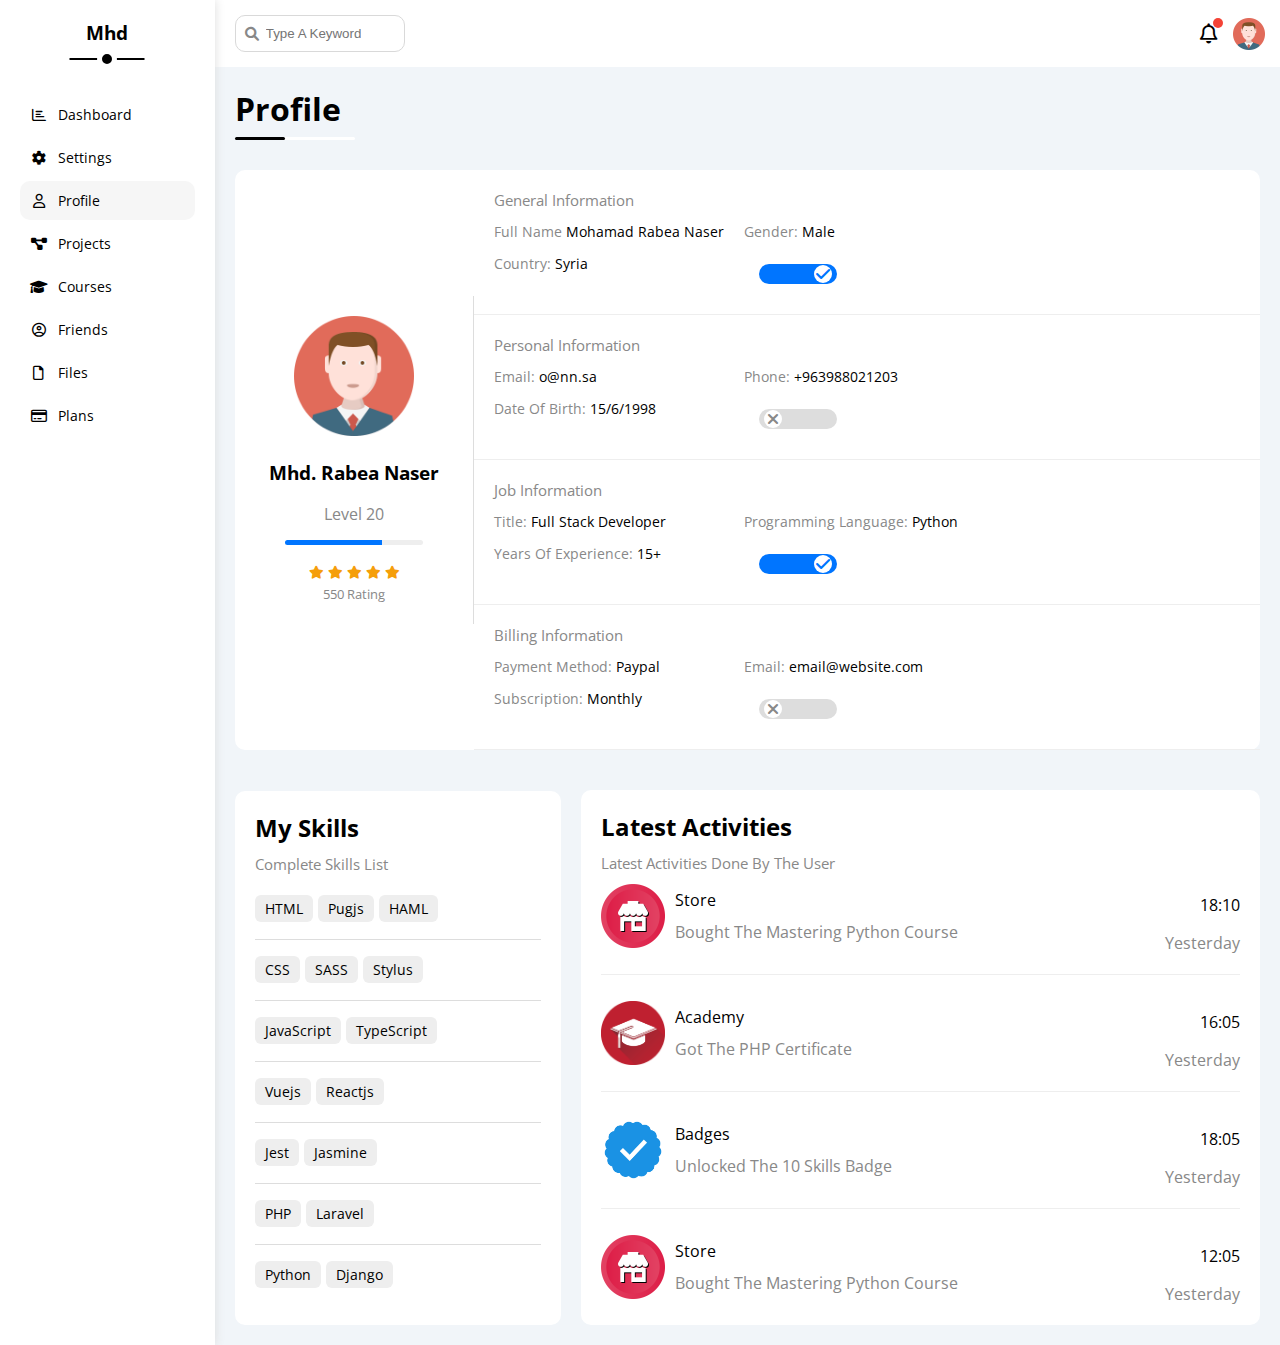
<file: profile.html>
<!DOCTYPE html>
<html lang="en">
  <head>
    <meta charset="UTF-8" />
    <meta http-equiv="X-UA-Compatible" content="IE=edge" />
    <meta name="viewport" content="width=device-width, initial-scale=1.0" />
    <title>Profile</title>
    <link rel="stylesheet" href="css/all.min.css" />
    <link rel="stylesheet" href="css/main.css" />
    <link rel="preconnect" href="https://fonts.googleapis.com" />
    <link rel="preconnect" href="https://fonts.gstatic.com" crossorigin />
    <link
      href="https://fonts.googleapis.com/css2?family=Open+Sans:wght@300;500&#038;display=swap"
      rel="stylesheet"
    />
  </head>
  <body>
    <div class="page">
      <!-- start Sidebar -->
      <div class="sidebar">
        <h3>Mhd</h3>
        <ul>
          <li>
            <a href="index.html">
              <i class="fa-regular fa-chart-bar fa-fw"></i>
              <span>Dashboard</span>
            </a>
          </li>
          <li>
            <a href="settings.html">
              <i class="fa-solid fa-gear fa-fw"></i>
              <span>Settings</span>
            </a>
          </li>
          <li>
            <a href="profile.html" class="active">
              <i class="fa-regular fa-user fa-fw"></i>
              <span>Profile</span>
            </a>
          </li>
          <li>
            <a href="projects.html">
              <i class="fa-solid fa-diagram-project fa-fw"></i>
              <span>Projects</span>
            </a>
          </li>
          <li>
            <a href="courses.html">
              <i class="fa-solid fa-graduation-cap fa-fw"></i>
              <span>Courses</span>
            </a>
          </li>
          <li>
            <a href="friends.html">
              <i class="fa-regular fa-circle-user fa-fw"></i>
              <span>Friends</span>
            </a>
          </li>
          <li>
            <a href="files.html">
              <i class="fa-regular fa-file fa-fw"></i>
              <span>Files</span>
            </a>
          </li>
          <li>
            <a href="plans.html">
              <i class="fa-regular fa-credit-card fa-fw"></i>
              <span>Plans</span>
            </a>
          </li>
        </ul>
      </div>
      <!-- end Sidebar -->
      <div class="content">
        <!-- start head -->
        <div class="head">
          <div class="search">
            <input type="search" placeholder="Type A Keyword" />
          </div>
          <div class="icons">
            <span class="noti">
              <i class="fa-regular fa-bell fa-lg"></i>
            </span>
            <img src="imgs/avatar.png" alt="" />
          </div>
        </div>
        <!-- end head -->
        <h1>Profile</h1>
        <!-- start profile-page -->
        <div class="profile-page">
          <!-- Start Overview -->
          <div class="overview">
            <div class="avatar-box">
              <img src="imgs/avatar.png" alt="" srcset="" />
              <h3>Mhd. Rabea Naser</h3>
              <p>Level 20</p>
              <div class="level"><span style="width: 70%"></span></div>
              <div class="rating">
                <i class="fa-solid fa-star fs-13"></i>
                <i class="fa-solid fa-star fs-13"></i>
                <i class="fa-solid fa-star fs-13"></i>
                <i class="fa-solid fa-star fs-13"></i>
                <i class="fa-solid fa-star fs-13"></i>
              </div>
              <span class="b">550 Rating</span>
            </div>
            <div class="info-box">
              <div class="box">
                <h4>General Information</h4>
                <div>
                  <p>Full Name</p>
                  <span>Mohamad Rabea Naser</span>
                </div>
                <div>
                  <p>Gender:</p>
                  <span>Male</span>
                </div>
                <div>
                  <p>Country:</p>
                  <span>Syria</span>
                </div>
                <div>
                  <label>
                    <input class="toggle-checkbox" type="checkbox" checked />
                    <div class="toggle-switch"></div>
                  </label>
                </div>
              </div>
              <div class="box">
                <h4>Personal Information</h4>
                <div>
                  <p>Email:</p>
                  <span>o@nn.sa</span>
                </div>
                <div>
                  <p>Phone:</p>
                  <span>+963988021203</span>
                </div>
                <div>
                  <p>Date Of Birth:</p>
                  <span>15/6/1998</span>
                </div>
                <div>
                  <label>
                    <input class="toggle-checkbox" type="checkbox" />
                    <div class="toggle-switch"></div>
                  </label>
                </div>
              </div>
              <div class="box">
                <h4>Job Information</h4>
                <div>
                  <p>Title:</p>
                  <span>Full Stack Developer</span>
                </div>
                <div>
                  <p>Programming Language:</p>
                  <span>Python</span>
                </div>
                <div>
                  <p>Years Of Experience:</p>
                  <span>15+</span>
                </div>
                <div>
                  <label>
                    <input class="toggle-checkbox" type="checkbox" checked />
                    <div class="toggle-switch"></div>
                  </label>
                </div>
              </div>
              <div class="box">
                <h4>Billing Information</h4>
                <div>
                  <p>Payment Method:</p>
                  <span>Paypal</span>
                </div>
                <div>
                  <p>Email:</p>
                  <span>email@website.com</span>
                </div>
                <div>
                  <p>Subscription:</p>
                  <span>Monthly</span>
                </div>
                <div>
                  <label>
                    <input class="toggle-checkbox" type="checkbox" />
                    <div class="toggle-switch"></div>
                  </label>
                </div>
              </div>
            </div>
          </div>
          <!-- end Overview -->
          <div class="other-data">
            <div class="skils">
              <h2 class="main-heading">My Skills</h2>
              <p>Complete Skills List</p>
              <ul>
                <li><span>HTML</span><span>Pugjs</span><span>HAML</span></li>
                <li><span>CSS</span><span>SASS</span><span>Stylus</span></li>
                <li><span>JavaScript</span><span>TypeScript</span></li>
                <li><span>Vuejs</span><span>Reactjs</span></li>
                <li><span>Jest</span><span>Jasmine</span></li>
                <li><span>PHP</span><span>Laravel</span></li>
                <li><span>Python</span><span>Django</span></li>
              </ul>
            </div>
            <div class="activities">
              <h2 class="main-heading">Latest Activities</h2>
              <p>Latest Activities Done By The User</p>
              <div class="activity">
                <img src="imgs/activity-01.png" alt="" />
                <div class="info">
                  <p>Store</p>
                  <span>Bought The Mastering Python Course</span>
                </div>
                <div class="date">
                  <p>18:10</p>
                  <span>Yesterday</span>
                </div>
              </div>
              <div class="activity">
                <img src="imgs/activity-02.png" alt="" />
                <div class="info">
                  <p>Academy</p>
                  <span>Got The PHP Certificate</span>
                </div>
                <div class="date">
                  <p>16:05</p>
                  <span>Yesterday</span>
                </div>
              </div>
              <div class="activity">
                <img src="imgs/activity-03.png" alt="" />
                <div class="info">
                  <p>Badges</p>
                  <span>Unlocked The 10 Skills Badge</span>
                </div>
                <div class="date">
                  <p>18:05</p>
                  <span>Yesterday</span>
                </div>
              </div>
              <div class="activity">
                <img src="imgs/activity-01.png" alt="" />
                <div class="info">
                  <p>Store</p>
                  <span>Bought The Mastering Python Course</span>
                </div>
                <div class="date">
                  <p>12:05</p>
                  <span>Yesterday</span>
                </div>
              </div>
            </div>
          </div>
        </div>
        <!-- end profile-page -->
      </div>
    </div>
  </body>
</html>
</file>
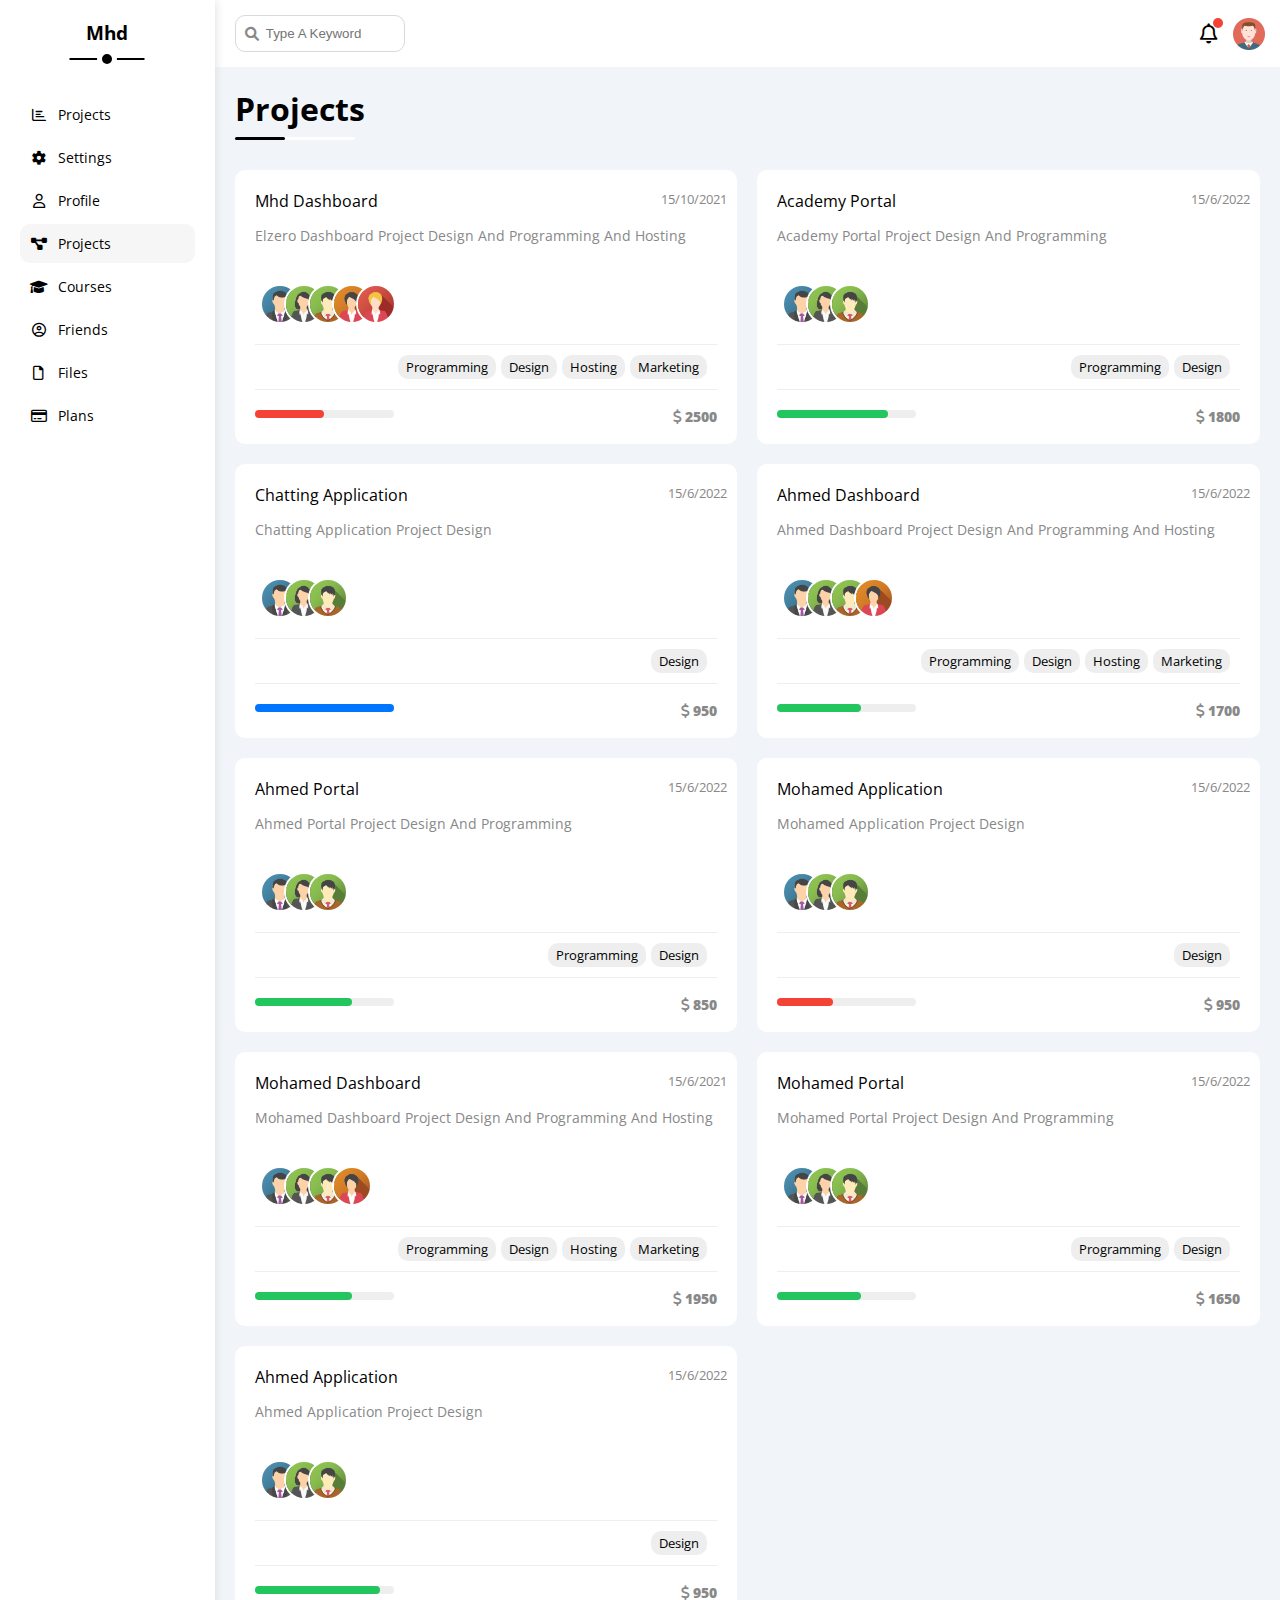
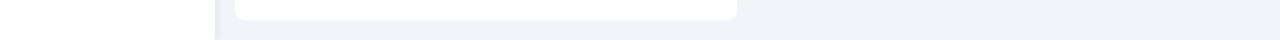
<file: projects.html>
<!DOCTYPE html>
<html lang="en">
  <head>
    <meta charset="UTF-8" />
    <meta http-equiv="X-UA-Compatible" content="IE=edge" />
    <meta name="viewport" content="width=device-width, initial-scale=1.0" />
    <title>Projects</title>
    <link rel="stylesheet" href="css/all.min.css" />
    <link rel="stylesheet" href="css/main.css" />
    <link rel="preconnect" href="https://fonts.googleapis.com" />
    <link rel="preconnect" href="https://fonts.gstatic.com" crossorigin />
    <link
      href="https://fonts.googleapis.com/css2?family=Open+Sans:wght@300;500&#038;display=swap"
      rel="stylesheet"
    />
  </head>
  <body>
    <div class="page">
      <!-- start Sidebar -->
      <div class="sidebar">
        <h3>Mhd</h3>
        <ul>
          <li>
            <a href="index.html">
              <i class="fa-regular fa-chart-bar fa-fw"></i>
              <span>Projects</span>
            </a>
          </li>
          <li>
            <a href="settings.html">
              <i class="fa-solid fa-gear fa-fw"></i>
              <span>Settings</span>
            </a>
          </li>
          <li>
            <a href="profile.html">
              <i class="fa-regular fa-user fa-fw"></i>
              <span>Profile</span>
            </a>
          </li>
          <li>
            <a href="projects.html" class="active">
              <i class="fa-solid fa-diagram-project fa-fw"></i>
              <span>Projects</span>
            </a>
          </li>
          <li>
            <a href="courses.html">
              <i class="fa-solid fa-graduation-cap fa-fw"></i>
              <span>Courses</span>
            </a>
          </li>
          <li>
            <a href="friends.html">
              <i class="fa-regular fa-circle-user fa-fw"></i>
              <span>Friends</span>
            </a>
          </li>
          <li>
            <a href="files.html">
              <i class="fa-regular fa-file fa-fw"></i>
              <span>Files</span>
            </a>
          </li>
          <li>
            <a href="plans.html">
              <i class="fa-regular fa-credit-card fa-fw"></i>
              <span>Plans</span>
            </a>
          </li>
        </ul>
      </div>
      <!-- end Sidebar -->
      <div class="content">
        <!-- start head -->
        <div class="head">
          <div class="search">
            <input type="search" placeholder="Type A Keyword" />
          </div>
          <div class="icons">
            <span class="noti">
              <i class="fa-regular fa-bell fa-lg"></i>
            </span>
            <img src="imgs/avatar.png" alt="" />
          </div>
        </div>
        <!-- end head -->
        <h1>Projects</h1>
        <!-- start project page -->
        <div class="project-page">
          <div class="box">
            <span class="date">15/10/2021 </span>
            <h4>Mhd Dashboard</h4>
            <p>Elzero Dashboard Project Design And Programming And Hosting</p>
            <div class="team">
              <a href="#"><img src="imgs/team-01.png" /></a>
              <a href="#"><img src="imgs/team-02.png" /></a>
              <a href="#"><img src="imgs/team-03.png" /></a>
              <a href="#"><img src="imgs/team-04.png" /></a>
              <a href="#"><img src="imgs/team-05.png" /></a>
            </div>
            <div class="spans">
              <span>Programming</span>
              <span>Design</span>
              <span>Hosting</span>
              <span>Marketing</span>
            </div>
            <div class="info">
              <div class="prog">
                <span style="width: 50%" class="red"></span>
              </div>
              <div class="price">
                <i class="fa-solid fa-dollar-sign"></i>
                2500
              </div>
            </div>
          </div>
          <div class="box">
            <span class="date">15/6/2022 </span>
            <h4>Academy Portal</h4>
            <p>Academy Portal Project Design And Programming</p>
            <div class="team">
              <a href="#"><img src="imgs/team-01.png" /></a>
              <a href="#"><img src="imgs/team-02.png" /></a>
              <a href="#"><img src="imgs/team-03.png" /></a>
            </div>
            <div class="spans">
              <span>Programming</span>
              <span>Design</span>
            </div>
            <div class="info">
              <div class="prog">
                <span style="width: 80%" class="green"></span>
              </div>
              <div class="price">
                <i class="fa-solid fa-dollar-sign"></i>

                1800
              </div>
            </div>
          </div>
          <div class="box">
            <span class="date">15/6/2022 </span>
            <h4>Chatting Application</h4>
            <p>Chatting Application Project Design</p>
            <div class="team">
              <a href="#"><img src="imgs/team-01.png" /></a>
              <a href="#"><img src="imgs/team-02.png" /></a>
              <a href="#"><img src="imgs/team-03.png" /></a>
            </div>
            <div class="spans">
              <span>Design</span>
            </div>
            <div class="info">
              <div class="prog">
                <span style="width: 100%" class="blue"></span>
              </div>
              <div class="price">
                <i class="fa-solid fa-dollar-sign"></i>
                950
              </div>
            </div>
          </div>
          <div class="box">
            <span class="date">15/6/2022 </span>
            <h4>Ahmed Dashboard</h4>
            <p>Ahmed Dashboard Project Design And Programming And Hosting</p>
            <div class="team">
              <a href="#"><img src="imgs/team-01.png" /></a>
              <a href="#"><img src="imgs/team-02.png" /></a>
              <a href="#"><img src="imgs/team-03.png" /></a>
              <a href="#"><img src="imgs/team-04.png" /></a>
            </div>
            <div class="spans">
              <span>Programming</span>
              <span>Design</span>
              <span>Hosting</span>
              <span>Marketing</span>
            </div>
            <div class="info">
              <div class="prog">
                <span style="width: 60%" class="green"></span>
              </div>
              <div class="price">
                <i class="fa-solid fa-dollar-sign"></i>
                1700
              </div>
            </div>
          </div>
          <div class="box">
            <span class="date">15/6/2022 </span>
            <h4>Ahmed Portal</h4>
            <p>Ahmed Portal Project Design And Programming</p>
            <div class="team">
              <a href="#"><img src="imgs/team-01.png" /></a>
              <a href="#"><img src="imgs/team-02.png" /></a>
              <a href="#"><img src="imgs/team-03.png" /></a>
            </div>
            <div class="spans">
              <span>Programming</span>
              <span>Design</span>
            </div>
            <div class="info">
              <div class="prog">
                <span style="width: 70%" class="green"></span>
              </div>
              <div class="price">
                <i class="fa-solid fa-dollar-sign"></i>
                850
              </div>
            </div>
          </div>
          <div class="box">
            <span class="date">15/6/2022 </span>
            <h4>Mohamed Application</h4>
            <p>Mohamed Application Project Design</p>
            <div class="team">
              <a href="#"><img src="imgs/team-01.png" /></a>
              <a href="#"><img src="imgs/team-02.png" /></a>
              <a href="#"><img src="imgs/team-03.png" /></a>
            </div>
            <div class="spans">
              <span>Design</span>
            </div>
            <div class="info">
              <div class="prog">
                <span style="width: 40%" class="red"></span>
              </div>
              <div class="price">
                <i class="fa-solid fa-dollar-sign"></i>
                950
              </div>
            </div>
          </div>
          <div class="box">
            <span class="date">15/6/2021 </span>
            <h4>Mohamed Dashboard</h4>
            <p>Mohamed Dashboard Project Design And Programming And Hosting</p>
            <div class="team">
              <a href="#"><img src="imgs/team-01.png" /></a>
              <a href="#"><img src="imgs/team-02.png" /></a>
              <a href="#"><img src="imgs/team-03.png" /></a>
              <a href="#"><img src="imgs/team-04.png" /></a>
            </div>
            <div class="spans">
              <span>Programming</span>
              <span>Design</span>
              <span>Hosting</span>
              <span>Marketing</span>
            </div>
            <div class="info">
              <div class="prog">
                <span style="width: 70%" class="green"></span>
              </div>
              <div class="price">
                <i class="fa-solid fa-dollar-sign"></i>
                1950
              </div>
            </div>
          </div>
          <div class="box">
            <span class="date">15/6/2022 </span>
            <h4>Mohamed Portal</h4>
            <p>Mohamed Portal Project Design And Programming</p>
            <div class="team">
              <a href="#"><img src="imgs/team-01.png" /></a>
              <a href="#"><img src="imgs/team-02.png" /></a>
              <a href="#"><img src="imgs/team-03.png" /></a>
            </div>
            <div class="spans">
              <span>Programming</span>
              <span>Design</span>
            </div>
            <div class="info">
              <div class="prog">
                <span style="width: 60%" class="green"></span>
              </div>
              <div class="price">
                <i class="fa-solid fa-dollar-sign"></i>
                1650
              </div>
            </div>
          </div>
          <div class="box">
            <span class="date">15/6/2022 </span>
            <h4>Ahmed Application</h4>
            <p>Ahmed Application Project Design</p>
            <div class="team">
              <a href="#"><img src="imgs/team-01.png" /></a>
              <a href="#"><img src="imgs/team-02.png" /></a>
              <a href="#"><img src="imgs/team-03.png" /></a>
            </div>
            <div class="spans">
              <span>Design</span>
            </div>
            <div class="info">
              <div class="prog">
                <span style="width: 90%" class="green"></span>
              </div>
              <div class="price">
                <i class="fa-solid fa-dollar-sign"></i>
                950
              </div>
            </div>
          </div>
        </div>
        <!-- end project page -->
      </div>
    </div>
  </body>
</html>
</file>
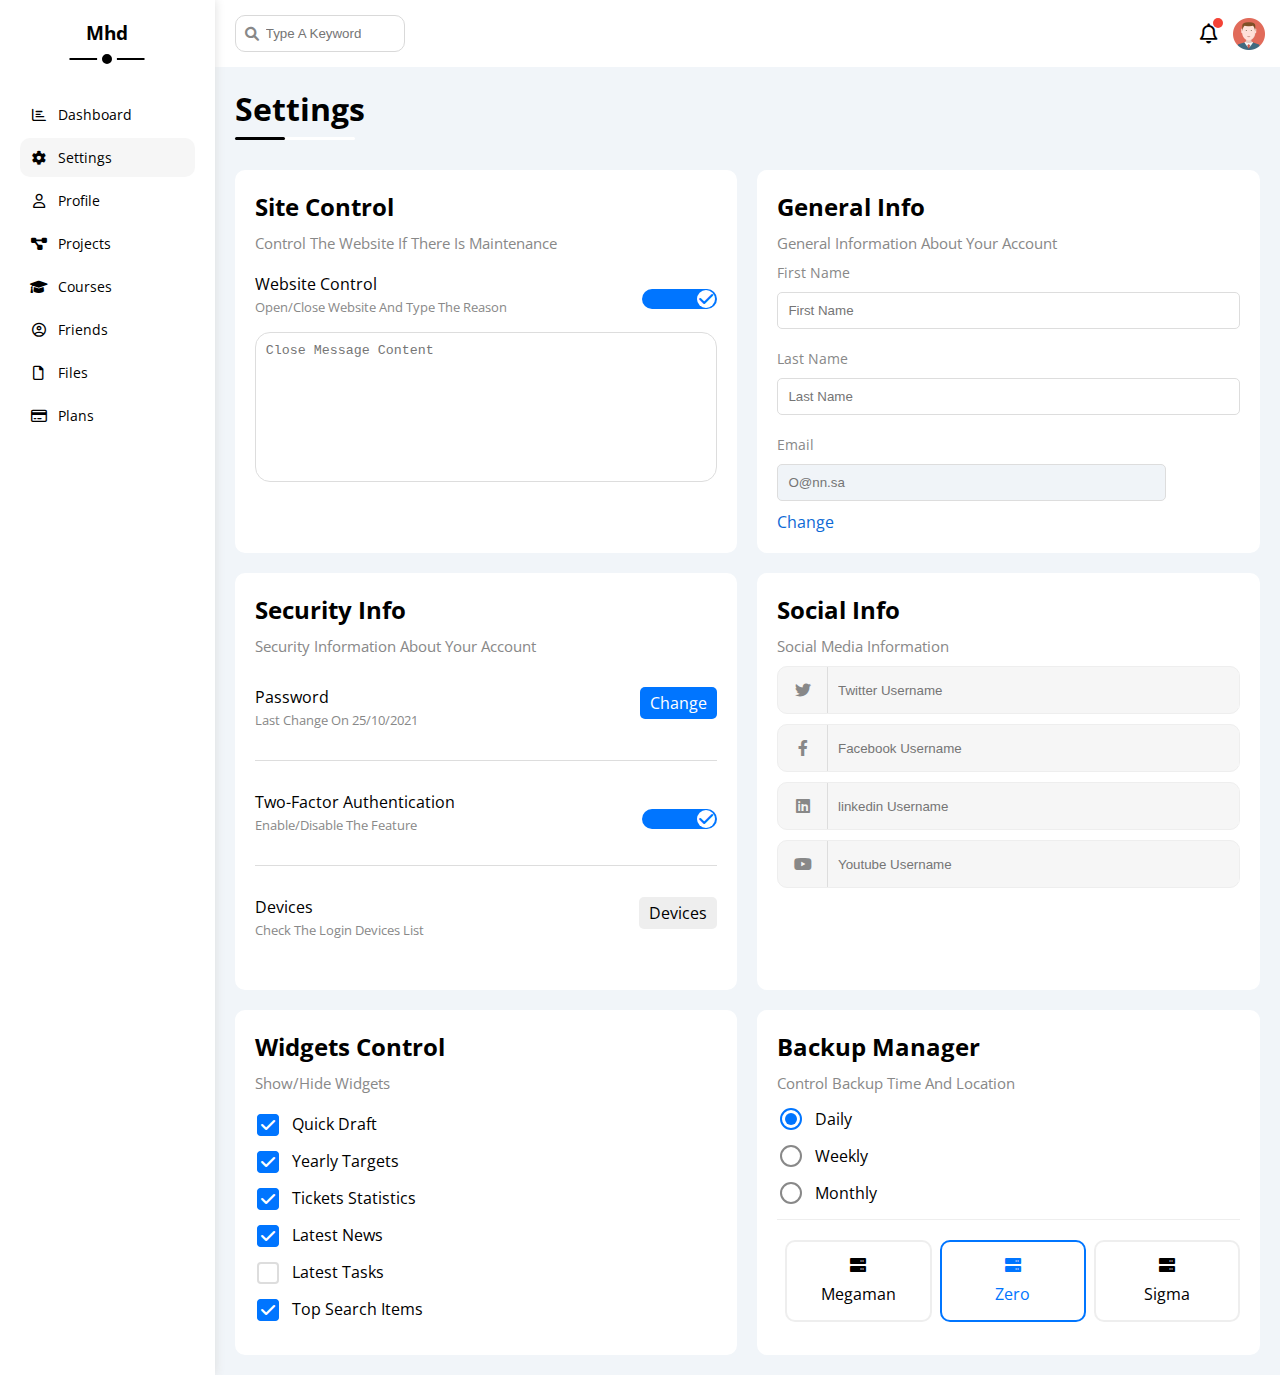
<file: settings.html>
<!DOCTYPE html>
<html lang="en">
  <head>
    <meta charset="UTF-8" />
    <meta http-equiv="X-UA-Compatible" content="IE=edge" />
    <meta name="viewport" content="width=device-width, initial-scale=1.0" />
    <title>Settings</title>
    <link rel="stylesheet" href="css/all.min.css" />
    <link rel="stylesheet" href="css/main.css" />
    <link rel="preconnect" href="https://fonts.googleapis.com" />
    <link rel="preconnect" href="https://fonts.gstatic.com" crossorigin />
    <link
      href="https://fonts.googleapis.com/css2?family=Open+Sans:wght@300;500&#038;display=swap"
      rel="stylesheet"
    />
  </head>
  <body>
    <div class="page">
      <!-- start Sidebar -->
      <div class="sidebar">
        <h3>Mhd</h3>
        <ul>
          <li>
            <a href="index.html">
              <i class="fa-regular fa-chart-bar fa-fw"></i>
              <span>Dashboard</span>
            </a>
          </li>
          <li>
            <a href="settings.html" class="active">
              <i class="fa-solid fa-gear fa-fw"></i>
              <span>Settings</span>
            </a>
          </li>
          <li>
            <a href="profile.html">
              <i class="fa-regular fa-user fa-fw"></i>
              <span>Profile</span>
            </a>
          </li>
          <li>
            <a href="projects.html">
              <i class="fa-solid fa-diagram-project fa-fw"></i>
              <span>Projects</span>
            </a>
          </li>
          <li>
            <a href="courses.html">
              <i class="fa-solid fa-graduation-cap fa-fw"></i>
              <span>Courses</span>
            </a>
          </li>
          <li>
            <a href="friends.html">
              <i class="fa-regular fa-circle-user fa-fw"></i>
              <span>Friends</span>
            </a>
          </li>
          <li>
            <a href="files.html">
              <i class="fa-regular fa-file fa-fw"></i>
              <span>Files</span>
            </a>
          </li>
          <li>
            <a href="plans.html">
              <i class="fa-regular fa-credit-card fa-fw"></i>
              <span>Plans</span>
            </a>
          </li>
        </ul>
      </div>
      <!-- end Sidebar -->
      <div class="content">
        <!-- start head -->
        <div class="head">
          <div class="search">
            <input type="search" placeholder="Type A Keyword" />
          </div>
          <div class="icons">
            <span class="noti">
              <i class="fa-regular fa-bell fa-lg"></i>
            </span>
            <img src="imgs/avatar.png" alt="" />
          </div>
        </div>
        <!-- end head -->
        <h1>Settings</h1>
        <!-- start setting-page -->
        <div class="setting-page">
          <!-- start control -->
          <div class="control">
            <h2 class="main-heading">Site Control</h2>
            <p>Control The Website If There Is Maintenance</p>
            <div class="open">
              <div class="text">
                <p>Website Control</p>
                <span>Open/Close Website And Type The Reason</span>
              </div>
              <label>
                <input type="checkbox" class="toggle-checkbox" checked />
                <div class="toggle-switch"></div>
              </label>
            </div>
            <textarea placeholder="Close Message Content"></textarea>
          </div>
          <!-- end control -->
          <!-- start General Info -->
          <div class="general">
            <h2 class="main-heading">General Info</h2>
            <p>General Information About Your Account</p>

            <div class="box">
              <label>First Name</label>
              <input type="text" placeholder="First Name" />
            </div>
            <div class="box">
              <label>Last Name</label>
              <input type="text" placeholder="Last Name" />
            </div>
            <div class="box">
              <label>Email</label>
              <div>
                <input type="email" placeholder="O@nn.sa" />
                <a href="#">Change</a>
              </div>
            </div>
          </div>
          <!-- end General Info -->
          <!-- start Security Info -->
          <div class="security">
            <h2 class="main-heading">Security Info</h2>
            <p>Security Information About Your Account</p>
            <div class="box">
              <div class="text">
                <p>Password</p>
                <span>Last Change On 25/10/2021</span>
              </div>
              <a href="#">Change</a>
            </div>
            <div class="box">
              <div class="text">
                <p>Two-Factor Authentication</p>
                <span>Enable/Disable The Feature</span>
              </div>
              <label>
                <input type="checkbox" class="toggle-checkbox" checked />
                <div class="toggle-switch"></div>
              </label>
            </div>
            <div class="box">
              <div class="text">
                <p>Devices</p>
                <span>Check The Login Devices List</span>
              </div>
              <a href="#" class="devices">Devices</a>
            </div>
          </div>
          <!-- end Security Info -->
          <!-- start Social Info -->
          <div class="social">
            <h2 class="main-heading">Social Info</h2>
            <p>Social Media Information</p>
            <div class="box">
              <i class="fa-brands fa-twitter"></i>
              <input type="text" placeholder="Twitter Username" />
            </div>
            <div class="box">
              <i class="fa-brands fa-facebook-f"></i>
              <input type="text" placeholder="Facebook Username" />
            </div>
            <div class="box">
              <i class="fa-brands fa-linkedin"></i>
              <input type="text" placeholder="linkedin Username" />
            </div>
            <div class="box">
              <i class="fa-brands fa-youtube"></i>
              <input type="text" placeholder="Youtube Username" />
            </div>
          </div>
          <!-- end Social Info -->
          <!-- start Widgets Control -->
          <div class="widgets">
            <h2 class="main-heading">Widgets Control</h2>
            <p>Show/Hide Widgets</p>
            <div class="boxs">
              <div class="box">
                <input type="checkbox" id="one" checked />
                <label for="one">Quick Draft</label>
              </div>
              <div class="box">
                <input type="checkbox" id="two" checked />
                <label for="two">Yearly Targets</label>
              </div>
              <div class="box">
                <input type="checkbox" id="three" checked />
                <label for="three">Tickets Statistics</label>
              </div>
              <div class="box">
                <input type="checkbox" id="four" checked />
                <label for="four">Latest News</label>
              </div>
              <div class="box">
                <input type="checkbox" id="five" />
                <label for="five">Latest Tasks</label>
              </div>
              <div class="box">
                <input type="checkbox" id="six" checked />
                <label for="six">Top Search Items</label>
              </div>
            </div>
          </div>
          <!-- end Widgets Control -->
          <!-- start backup -->
          <div class="backup">
            <h2 class="main-heading">Backup Manager</h2>
            <p>Control Backup Time And Location</p>
            <div class="box">
              <input type="radio" id="on" name="time" checked />
              <label for="on">Daily</label>
            </div>
            <div class="box">
              <input type="radio" id="tw" name="time" />
              <label for="tw">Weekly</label>
            </div>
            <div class="box">
              <input type="radio" id="thre" name="time" />
              <label for="thre">Monthly</label>
            </div>
            <div class="servers">
              <input type="radio" name="servers" id="server-one" />
              <div class="server">
                <label for="server-one">
                  <i class="fa-solid fa-server"></i>
                  Megaman
                </label>
              </div>
              <input type="radio" name="servers" id="server-two" checked="" />
              <div class="server">
                <label for="server-two">
                  <i class="fa-solid fa-server"></i>
                  Zero
                </label>
              </div>
              <input type="radio" name="servers" id="server-three" />
              <div class="server">
                <label for="server-three">
                  <i class="fa-solid fa-server"></i>
                  Sigma
                </label>
              </div>
            </div>
          </div>
          <!-- end backup -->
        </div>

        <!-- end setting-page -->
      </div>
    </div>
  </body>
</html>
</file>
<file: css/main.css>
:root {
  --blue-color: #0075ff;
  --blue-alt-color: #0d69d5;
  --orange-color: #f59e0b;
  --green-color: #22c55e;
  --red-color: #f44336;
  --grey-color: #888;
  --fa-style: "Font Awesome 5 Free";
}
* {
  box-sizing: border-box;
}
body {
  font-family: "Open Sans", sans-serif;
  margin: 0;
}
*:focus {
  outline: none;
}
a {
  text-decoration: none;
}
ul {
  list-style: none;
  padding: 0;
}
::-webkit-scrollbar {
  width: 15px;
}
::-webkit-scrollbar-track {
  background-color: white;
}
::-webkit-scrollbar-thumb {
  background-color: var(--blue-color);
}
::-webkit-scrollbar-thumb:hover {
  background-color: var(--blue-alt-color);
}
.page {
  background-color: #f1f5f9;
  min-height: 100vh;
  display: flex;
}
/* start Sidebar */
.page .sidebar {
  width: 250px;
  position: relative;
  padding: 20px;
  box-shadow: 0 0 10px #ddd;
  background-color: white;
}
.page .sidebar h3 {
  position: relative;
  text-align: center;
  margin-bottom: 50px;
  margin-top: 0;
}
.page .sidebar h3::before {
  position: absolute;
  content: "";
  width: 75px;
  height: 2px;
  background-color: black;
  left: 50%;
  bottom: -15px;
  transform: translateX(-50%);
  -webkit-transform: translateX(-50%);
  -moz-transform: translateX(-50%);
  -ms-transform: translateX(-50%);
  -o-transform: translateX(-50%);
}
.page .sidebar h3::after {
  position: absolute;
  content: "";
  width: 10px;
  height: 10px;
  background-color: black;
  border: 5px solid #fff;
  bottom: -24px;
  left: 50%;
  transform: translateX(-50%);
  border-radius: 50%;
  -webkit-border-radius: 50%;
  -moz-border-radius: 50%;
  -ms-border-radius: 50%;
  -o-border-radius: 50%;
}
.page .sidebar ul li {
  margin-bottom: 4px;
}
.page .sidebar ul li a {
  display: flex;
  align-items: center;
  font-size: 14px;
  padding: 10px;
  color: black;
  transition: 0.3s;
  border-radius: 10px;
  -webkit-border-radius: 10px;
  -moz-border-radius: 10px;
  -ms-border-radius: 10px;
  -o-border-radius: 10px;
}
.page .sidebar ul li a:hover,
.page .sidebar ul li .active {
  background-color: #f6f6f6;
}
.page .sidebar ul li span {
  margin-left: 10px;
  font-size: 14px;
}
@media (max-width: 767px) {
  .page .sidebar {
    width: 58px;
    padding: 10px;
  }
  .page .sidebar h3 {
    margin: 0;
    font-size: 14px;
  }
  .page .sidebar ul {
    margin: 0;
  }
  .page .sidebar h3::after,
  .page .sidebar h3::before {
    display: none;
  }
  .page .sidebar ul li {
    margin: 0;
    margin-bottom: 2px;
  }
  .page .sidebar ul li a {
    margin: 0;
    justify-content: center;
  }
  .page .sidebar ul li span {
    display: none;
  }
}
/* end Sidebar */
/*  start content */
.page .content {
  width: 100%;
}
/* end content */
/* start head */
.head {
  display: flex;
  justify-content: space-between;
  align-items: center;
  padding: 15px;
  background-color: white;
  overflow: hidden;
}
.head .icons {
  display: flex;
  justify-content: center;
  align-items: center;
}
.head .icons .noti {
  position: relative;
}
.head .icons .noti::before {
  position: absolute;
  content: "";
  width: 10px;
  height: 10px;
  background-color: #f44336;
  right: -5px;
  top: -5px;
  border-radius: 50%;
}
.head .icons img {
  width: 32px;
  margin-left: 15px;
}
.head .search {
  position: relative;
}
.head .search::before {
  font-family: var(--fa-style);
  content: "\f002";
  font-weight: 900;
  position: absolute;
  left: 15px;
  top: 50%;
  transform: translateY(-50%);
  font-size: 14px;
  color: var(--grey-color);
}
.head .search input {
  width: 170px;
  padding: 10px 30px;
  margin-left: 5px;
  border: 1px solid #d9d9d9;
  border-radius: 10px;
  transition: 0.3s;
}
.head .search input:focus {
  outline: none;
  width: 200px;
}
.head .search input:focus::placeholder {
  color: white;
}
/* end  head */
.page h1 {
  margin: 20px 20px 40px;
  position: relative;
}
.page h1::before {
  content: "";
  position: absolute;
  background-color: white;
  width: 120px;
  height: 3px;
  bottom: -10px;
  border-radius: 5px;
}
.page h1::after {
  content: "";
  position: absolute;
  background-color: black;
  width: 50px;
  height: 3px;
  bottom: -10px;
  left: 0px;
  border-radius: 5px;
}
.wrapper {
  display: grid;
  gap: 20px;
  grid-template-columns: repeat(auto-fill, minmax(450px, 1fr));
  margin-left: 20px;
  margin-right: 20px;
  margin-bottom: 20px;
}
/* start table */
.wrapper .welcome {
  background-color: white;
  border-radius: 10px;
  overflow: hidden;
  position: relative;
}
.wrapper .welcome .intro {
  display: flex;
  align-items: center;
  justify-content: space-between;
  padding: 20px;
  background-color: #eeeeee;
}
.wrapper .welcome .intro .text {
  position: relative;
  top: -25px;
}
.wrapper .welcome .intro .text h3 {
  font-size: 24px;
  font-weight: 700;
  margin: 0;
  margin-bottom: 5px;
}
.wrapper .welcome .intro .text span {
  font-size: 16px;
  font-weight: 400;
  color: var(--grey-color);
}
.wrapper .welcome .intro img {
  width: 200px;
}
.wrapper .welcome .avatar {
  width: 64px;
  height: 64px;
  border: 2px solid white;
  border-radius: 50%;
  padding: 2px;
  box-shadow: 0 0 5px #ddd;
  margin-left: 20px;
  margin-top: -32px;
}
.wrapper .welcome .body {
  text-align: center;
  display: flex;
  justify-content: space-around;
  align-items: center;
  margin: 20px 0;
  padding: 20px;
  border-top: 1px solid #ddd;
  border-bottom: 1px solid #ddd;
}
.wrapper .welcome .body .text span {
  font-size: 14px;
  color: var(--grey-color);
}
.wrapper .welcome a {
  display: block;
  color: white;
  font-size: 14px;
  font-weight: 400;
  background-color: var(--blue-color);
  width: fit-content;
  margin: 0 15px 15px auto;
  transition: 0.3s;
  padding: 4px 10px;
  border-radius: 6px;
}
.wrapper .welcome a:hover {
  background-color: var(--blue-alt-color);
}
@media (max-width: 767px) {
  .wrapper {
    grid-template-columns: minmax(200px, 1fr);
    margin-left: 10px;
    margin-right: 10px;
    gap: 10px;
  }
  .wrapper .welcome .intro img {
    display: none;
  }
  .wrapper .welcome .intro .text {
    padding: 15px 0;
  }
  .wrapper .welcome .intro .text span {
    padding-left: 15px;
  }
  .wrapper .welcome .avatar {
    position: absolute;
    margin-left: 0;
    left: 50%;
    transform: translatex(-50%);
  }
  .wrapper .welcome .body {
    flex-direction: column;
    margin-top: 60px;
  }
}

/* end Welcome */
/* start Quick Draft */
.quick {
  padding: 20px;
  background-color: white;
  border-radius: 10px;
}
.quick h2 {
  margin: 0 0 10px;
}
.quick p {
  color: var(--grey-color);
  font-size: 15px;
  font-weight: 400;
  margin-top: 0;
}
.quick form {
  display: flex;
  flex-direction: column;
  width: 100%;
}
.quick form input,
.quick form textarea {
  margin-bottom: 20px;
  padding: 10px;
  border: none;
  background-color: #eee;
  border-radius: 10px;
}
.quick form textarea {
  resize: none;
  height: 200px;
}
.quick form button {
  display: block;
  color: white;
  font-size: 14px;
  font-weight: 400;
  background-color: var(--blue-color);
  width: fit-content;
  margin: 0 15px 0 auto;
  transition: 0.3s;
  padding: 4px 10px;
  border-radius: 6px;
  border: none;
}
.quick form button:hover {
  background-color: var(--blue-alt-color);
}
/* end Quick Draft */
/* start targets */
.targets {
  background-color: white;
  border-radius: 10px;
  padding: 20px;
}
.targets h2 {
  margin: 0 0 10px;
}
.targets p {
  color: var(--grey-color);
  font-size: 15px;
  font-weight: 400;
  margin-top: 0;
}
.targets .target {
  padding: 10px;
  display: flex;
  align-items: center;
}
.targets .target .icon {
  padding: 15px;
  width: 80px;
  height: 80px;
  margin-right: 15px;
  display: flex;
  justify-content: center;
  align-items: center;
}
.targets .target .icon.one {
  background-color: rgb(0 117 255 / 20%);
  color: var(--blue-alt-color);
}
.targets .target .icon.two {
  background-color: #fdecce;
  color: var(--orange-color);
}
.targets .target .icon.three {
  background-color: rgb(34 197 94 / 20%);
  color: var(--green-color);
}

.targets .target .details {
  display: flex;
  flex-direction: column;
  align-items: flex-start;
  justify-content: center;
  width: 100%;
}
.targets .target .details span:nth-child(1) {
  color: var(--grey-color);
  font-size: 14px;
  font-weight: 400;
  margin-bottom: 10px;
}
.targets .target .details span:nth-child(2) {
  font-size: 16px;
  font-weight: 700;
}
.targets .target .details .progress {
  width: 100%;
  height: 4px;
  background-color: #eee;
  margin-top: 10px;
  position: relative;
}
.targets .target .details .progress span {
  position: absolute;
  height: 100%;
  top: 0;
  left: 0;
}
.targets .target .details .progress span.one {
  background-color: var(--blue-color);
}
.targets .target .details .progress span.two {
  background-color: var(--orange-color);
}
.targets .target .details .progress span.three {
  background-color: var(--green-color);
}
.targets .target .details .progress span span {
  position: absolute;
  color: white;
  top: -30px;
  width: 35px;
  height: 20px;
  text-align: center;
  border-radius: 5px;
}
.targets .target .details .progress span .pre {
  left: 92%;
}
.targets .target .details .progress span .pr {
  left: 88%;
}
.targets .target .details .progress span .p {
  left: 92%;
}
.targets .target .details .progress span.one span {
  background-color: var(--blue-color);
}
.targets .target .details .progress span.two span {
  background-color: var(--orange-color);
}
.targets .target .details .progress span.three span {
  background-color: var(--green-color);
}
/* ens targets */
/* start Tickets Statistics */
.tickets {
  background-color: white;
  border-radius: 10px;
  padding: 20px;
}
.tickets h2 {
  margin: 0 0 10px;
}
.tickets p {
  color: var(--grey-color);
  font-size: 15px;
  font-weight: 400;
  margin-top: 0;
}
.tickets .boxs {
  display: flex;
  flex-wrap: wrap;
  text-align: center;
  gap: 20px;
}

.tickets .boxs .box {
  border: 1px solid #ccc;
  border-radius: 10px;
  font-size: 13px;
  padding: 20px;
}
.tickets .boxs .box i {
  margin-bottom: 10px;
}
.tickets .boxs .box:nth-child(1) i {
  color: var(--orange-color);
}
.tickets .boxs .box:nth-child(2) i {
  color: var(--blue-color);
}
.tickets .boxs .box:nth-child(3) i {
  color: var(--green-color);
}
.tickets .boxs .box:nth-child(4) i {
  color: var(--red-color);
}
.tickets .boxs .box span {
  font-size: 25px;
  font-weight: 700;
  margin-bottom: 10px;
  display: block;
}
.tickets .boxs .box p {
  font-size: 13px;
  font-weight: 400;
  color: var(--grey-color);
  margin: 0;
}
@media (max-width: 767px) {
  .tickets .box {
    width: 100%;
  }
}
/* end Tickets Statistics */
/* start news */
.news {
  background-color: white;
  border-radius: 10px;
  padding: 20px;
}
.news h2 {
  margin: 0 0 10px;
}

.news .boxs .box {
  display: flex;
  align-items: center;
  justify-content: space-between;
  padding: 10px 0;
  border-bottom: 1px solid #ddd;
}
.news .boxs .box .info {
  display: flex;
  justify-content: center;
  align-items: center;
}
.news .boxs .box .info img {
  width: 100px;
  border-radius: 5px;
  margin-right: 15px;
}

.news .boxs .box .info .text h3 {
  font-size: 16px;
  font-weight: 700;
  margin-bottom: 0;
}
.news .boxs .box .info .text p {
  font-size: 14px;
  color: var(--grey-color);
  margin-top: 5px;
}
.news .boxs .box span {
  font-size: 13px;
  background-color: #ddd;
  padding: 5px 10px;
  border-radius: 5px;
}
@media (max-width: 767px) {
  .news h2 {
    text-align: center;
  }
  .news .boxs .box {
    flex-direction: column;
    padding: 25px 0;
  }
  .news .boxs .box .info {
    flex-direction: column;
  }
  .news .boxs .box .info .text {
    text-align: center;
  }
  .news .boxs .box .info img {
    margin-right: 0px;
  }
}
/* end news */
/* start Tasks */
.tasks {
  background-color: white;
  border-radius: 10px;
  padding: 20px;
}
.tasks h2 {
  margin: 0 0 10px;
}
.tasks .info {
  display: flex;
  justify-content: space-between;
  align-items: center;
  padding: 10px 0;
  border-bottom: 1px solid #ddd;
}
.tasks .info .text h3 {
  font-size: 15px;
  font-weight: 700;
  margin-bottom: 0;
}
.tasks .info .text p {
  font-size: 16px;
  color: var(--grey-color);
  margin-top: 5px;
}
.tasks .info.del .text {
  color: var(--grey-color);
}
.tasks .info.del .text p {
  color: #e2e2e2;
}
.tasks .info i {
  transition: 0.3s;
}
.tasks .info i:hover {
  color: var(--red-color);
}
.tasks .info.del i {
  color: var(--grey-color);
}
/* end Tasks */
/* start Uploads */
.uploads {
  background-color: white;
  border-radius: 10px;
  padding: 20px;
}
.uploads h2 {
  margin: 0 0 10px;
}
.uploads .box {
  display: flex;
  justify-content: space-between;
  align-items: center;
  padding-bottom: 10px;
}
.uploads .box:not(:last-child) {
  border-bottom: 1px solid #ddd;
}
.uploads .box .info {
  display: flex;
  justify-content: center;
  align-items: center;
  padding-top: 10px;
}
.uploads .box .info img {
  width: 40px;
  margin-right: 10px;
}
.uploads .box .info .text p {
  margin: 0;
}
.uploads .box .info .text span {
  font-size: 15px;
  color: var(--grey-color);
}
.uploads .box .m {
  font-size: 13px;
  padding: 3px 8px;
  background-color: #eeeeee;
  border-radius: 5px;
}
/* end Uploads */
/* start Progress */
.progres {
  background-color: white;
  border-radius: 10px;
  padding: 20px;
  position: relative;
}
.progres h2 {
  margin: 0 0 10px;
}
.progres ul {
  margin: 0;
  position: relative;
}
.progres ul::before {
  position: absolute;
  content: "";
  background-color: var(--blue-color);
  width: 2px;
  height: 93%;
  left: 11px;
}
.progres ul li {
  margin-top: 25px;
  position: relative;
  display: flex;
  align-items: center;
}
.progres ul li::before {
  content: "";
  width: 20px;
  height: 20px;
  margin-right: 15px;
  border-radius: 50%;
  background-color: var(--blue-alt-color);
  border: 2px solid white;
  outline: 2px solid var(--blue-color);
}
.progres ul li:last-child::before {
  background-color: white;
}
.progres ul li.l::before {
  animation: background 0.8s infinite alternate;
}
.progres img {
  width: 160px;
  position: absolute;
  right: 0;
  bottom: 0;
  opacity: 0.1;
}

/* end  Progress */
/* start Reminders */
.reminders {
  background-color: white;
  border-radius: 10px;
  padding: 20px;
}
.reminders h2 {
  margin: 0 0 10px;
}
.reminders .box {
  display: flex;
  align-items: center;
  padding: 10px 0;
}
.reminders .box .bullet {
  width: 15px;
  height: 15px;
  border-radius: 50%;
  margin-right: 15px;
}
.reminders .box .bullet.blue {
  background-color: var(--blue-color);
}
.reminders .box .bullet.green {
  background-color: var(--green-color);
}
.reminders .box .bullet.orange {
  background-color: var(--orange-color);
}
.reminders .box .bullet.red {
  background-color: var(--red-color);
}
.reminders .box .text {
  padding-left: 15px;
  border-left: 2px solid;
}
.reminders .box .text.blue {
  border-color: var(--blue-color);
}
.reminders .box .text.green {
  border-color: var(--green-color);
}
.reminders .box .text.orange {
  border-color: var(--orange-color);
}
.reminders .box .text.red {
  border-color: var(--red-color);
}
.reminders .box .text p {
  font-weight: 700;
  font-size: 14px;
  margin: 0;
}
.reminders .box .text span {
  font-size: 13px;
  color: var(--grey-color);
}
/* end Reminders */
/* start Latest Post */
.post {
  background-color: white;
  border-radius: 10px;
  padding: 20px;
}
.post h2 {
  margin: 0 0 10px;
}
.post .heading {
  display: flex;
  align-items: center;
  justify-content: flex-start;
  border-bottom: 1px solid #ddd;
  padding: 15px 0;
}
.post .heading img {
  width: 50px;
  margin-right: 15px;
}
.post .heading .text h4 {
  margin: 0;
}
.post .heading .text p {
  margin: 0;
  margin-top: 5px;
  color: var(--grey-color);
}
.post .info p {
  font-size: 16px;
  line-height: 29px;
  padding-bottom: 50px;
  border-bottom: 1px solid #ddd;
}
.post .icon {
  display: flex;
  justify-content: space-between;
  align-items: center;
  color: var(--grey-color);
}
/* end Latest Post */
/* start Social Media Stats */
.stats {
  background-color: white;
  border-radius: 10px;
  padding: 20px;
}
.stats h2 {
  margin: 0 0 30px;
}
.stats .box {
  display: flex;
  align-items: center;
  justify-content: space-between;
  padding: 12px 0;
  margin: 10px 0;
}
.stats .box i {
  position: absolute;
  width: 50px;
  display: flex;
  justify-content: center;
  align-items: center;
  padding: 10px;
  color: white;
}
.stats .box span {
  padding-left: 70px;
}
.stats .box a {
  color: white;
  font-size: 13px;
  padding: 5px 10px;
  border-radius: 5px;
  margin-right: 15px;
}
.stats .box.one {
  background-color: rgb(24 119 242 / 20%);
}
.stats .box.one i {
  background-color: var(--blue-color);
}
.stats .box.one span {
  color: var(--blue-color);
}
.stats .box.one a {
  background-color: var(--blue-color);
}
.stats .box.two {
  background-color: rgb(24 119 242 / 20%);
}
.stats .box.two i {
  background-color: var(--blue-alt-color);
}
.stats .box.two span {
  color: var(--blue-color);
}
.stats .box.two a {
  background-color: var(--blue-alt-color);
}
.stats .box.three {
  background-color: rgb(255 0 0 / 20%);
}
.stats .box.three i {
  background-color: var(--red-color);
}
.stats .box.three span {
  color: var(--red-color);
}
.stats .box.three a {
  background-color: var(--red-color);
}
.stats .box.four {
  background-color: rgb(24 119 242 / 20%);
}
.stats .box.four i {
  background-color: var(--blue-alt-color);
}
.stats .box.four span {
  color: var(--blue-alt-color);
}
.stats .box.four a {
  background-color: var(--blue-alt-color);
}
/* end Social Media Stats */
/* start Projects */
.projects {
  background-color: white;
  border-radius: 10px;
  padding: 20px;
}
.projects h2 {
  margin: 0 0 20px;
}
.projects .responsive-table {
  overflow: auto;
}
.projects table {
  min-width: 1000px;
  border-spacing: 0;
}
.projects table td {
  padding: 15px;
}
.projects thead td {
  background-color: #eee;
  font-weight: bold;
}
.projects tbody td {
  border-bottom: 1px solid #eee;
  border-left: 1px solid #eee;
}
.projects table tbody tr td:last-child {
  border-right: 1px solid #eee;
}
.projects table img {
  width: 32px;
  height: 32px;
  border-radius: 50%;
  padding: 2px;
  background-color: white;
}
.projects table img:not(:first-child) {
  margin-left: -20px;
}
.projects table .label {
  font-size: 13px;
  color: white;
  padding: 5px 10px;
  border-radius: 5px;
}
.projects table .label.green {
  background-color: var(--green-color);
}
.projects table .label.red {
  background-color: var(--red-color);
}
.projects table .label.orange {
  background-color: var(--orange-color);
}
.projects table .label.blue {
  background-color: var(--blue-color);
}
/* end Projects */
/* *************************************************** */
/* start setting-page */
.toggle-checkbox {
  -webkit-appearance: none;
  appearance: none;
}
.toggle-switch {
  width: 75px;
  height: 20px;
  background-color: #ddd;
  border-radius: 15px;
  position: relative;
  cursor: pointer;
  transition: 0.3s;
}
.toggle-switch::before {
  font-weight: 900;
  font-family: var(--fa-style);
  position: absolute;
  content: "\f00d";
  top: 4px;
  left: 5px;
  background-color: white;
  width: 25px;
  height: 25px;
  border-radius: 50%;
  display: flex;
  align-items: center;
  justify-content: center;
  color: var(--grey-color);
  transition: 0.3s;
}
.toggle-checkbox:checked + .toggle-switch {
  background-color: var(--blue-color);
}
.toggle-checkbox:checked + .toggle-switch::before {
  left: 45px;
  color: var(--blue-color);
  content: "\f00c";
}
.setting-page {
  display: grid;
  grid-template-columns: repeat(auto-fill, minmax(500px, 1fr));
  gap: 20px;
  margin: 20px;
}
/* start control */
.setting-page .control {
  background-color: white;
  border-radius: 10px;
  padding: 20px;
}
.main-heading {
  margin: 0 0 10px;
}
.main-heading + p {
  font-size: 15px;
  color: var(--grey-color);
  margin: 5px 0;
}
.setting-page .control .open {
  display: flex;
  justify-content: space-between;
  align-items: center;
}
.setting-page .control .open .text p {
  margin: 15px 0 0px;
}
.setting-page .control .open .text span {
  margin: 0;
  font-size: 13px;
  color: var(--grey-color);
}
.setting-page .control textarea {
  resize: none;
  border: 1px solid #ddd;
  width: 100%;
  height: 150px;
  padding: 10px;
  border-radius: 15px;
  margin-top: 15px;
}
/* end control */
/* start General Info */
.general {
  background-color: white;
  border-radius: 10px;
  padding: 20px;
}
.general .box {
  display: flex;
  flex-direction: column;
  margin-top: 10px;
  color: var(--grey-color);
}
.general .box label {
  font-size: 14px;
}
.general .box input {
  margin: 10px 0px;
  padding: 10px;
  border: 1px solid #ddd;
  border-radius: 5px;
}
.general .box input[type="email"] {
  width: 84%;
  background-color: #f0f4f8;
  margin-right: 15px;
}
.general .box a {
  color: var(--blue-alt-color);
}
/* end  General Info */
/* start Security Info */
/* end Security Info */
.security {
  background-color: white;
  border-radius: 10px;
  padding: 20px;
}
.security .box {
  display: flex;
  justify-content: space-between;
  align-items: center;
  padding-bottom: 30px;
  margin-top: 20px;
}
.security .box:not(:last-child) {
  border-bottom: 1px solid #ddd;
}
.security .box .text p {
  margin: 10px 0 0px;
}
.security .box .text span {
  font-size: 13px;
  color: var(--grey-color);
}
.security .box a {
  background-color: red;
  padding: 5px 10px;
  border-radius: 5px;
  color: white;
  background-color: var(--blue-color);
}
.security .box a.devices {
  color: black;
  background-color: #eee;
}
/* end setting-page */
/* start Social Info */
.social {
  background-color: white;
  border-radius: 10px;
  padding: 20px;
}
.social .box {
  margin: 10px 0;
  border: 1px solid #eee;
  border-radius: 10px;
  background-color: #f6f6f6;
  display: flex;
  align-items: center;
}
.social .box i {
  width: 50px;
  padding: 15px;
  color: #888;
  border-right: 1px solid #ddd;
  text-align: center;
}
.social .box input {
  width: 91%;
  padding: 10px;
  background-color: #f6f6f6;
  border: none;
  transition: 0.3s;
}
.social .box input:focus::placeholder {
  color: #f6f6f6;
}
/* end Social Info */
/* start Widgets Control */
.widgets {
  background-color: white;
  border-radius: 10px;
  padding: 20px;
}
.widgets .boxs {
  margin-top: 20px;
}
.widgets .boxs .box {
  display: flex;
  align-items: center;
  margin-bottom: 15px;
}
.widgets .boxs .box input {
  -webkit-appearance: none;
  appearance: none;
}
.widgets .boxs .box input:checked + label::after {
  border-color: var(--blue-color);
}
.widgets .boxs .box input:checked + label::before {
  transform: scale(1) rotate(360deg);
}
.widgets .boxs .box label {
  position: relative;
  margin-left: 30px;
}
.widgets .boxs .box label::before {
  font-family: var(--fa-style);
  content: "\f00c";
  font-weight: 900;
  position: absolute;
  width: 18px;
  height: 18px;
  left: -35px;
  top: 1px;
  border: 2px solid #ddd;
  display: flex;
  justify-content: center;
  align-items: center;
  color: white;
  border-radius: 5px;
  transition: 0.3s;
  background-color: var(--blue-color);
  border-color: var(--blue-color);
  transform: scale(0);
  z-index: 1;
}
.widgets .boxs .box label::after {
  position: absolute;
  content: "";
  left: -35px;
  top: 44%;
  margin-top: -9px;
  border-radius: 4px;
  width: 18px;
  height: 18px;
  border: 2px solid #ddd;
  transition: 0.3s;
}
.widgets .boxs .box label:hover::after {
  border-color: var(--blue-color);
}
/* end Widgets Control */
/* start backup */
.backup {
  background-color: white;
  border-radius: 10px;
  padding: 20px;
}
.backup .box {
  display: flex;
  align-items: center;
  margin: 15px 0;
}
.backup .box input {
  -webkit-appearance: none;
  appearance: none;
}
.backup .box label {
  position: relative;
  margin-left: 30px;
}
.backup .box label::before {
  position: absolute;
  content: "";
  width: 18px;
  height: 18px;
  left: -35px;
  top: 0px;
  border: 2px solid #888;
  border-radius: 50%;
}
.backup .box label::after {
  position: absolute;
  content: "";
  width: 12px;
  height: 12px;
  background-color: #0075ff;
  left: -30px;
  top: 5px;
  border-radius: 50%;
  transform: scale(0);
  transition: 0.3s;
}
.backup .box input:checked + label::before {
  border-color: var(--blue-color);
}
.backup .box input:checked + label::after {
  transform: scale(1);
}
.backup .servers {
  border-top: 1px solid #eee;
  padding-top: 20px;
  text-align: center;
  display: flex;
  align-items: center;
}
.backup .servers input {
  -webkit-appearance: none;
  appearance: none;
}
.backup .servers input:checked + .server {
  color: var(--blue-color);
  border-color: var(--blue-color);
}
.backup .servers .server {
  width: 100%;
  border: 2px solid #eee;
  position: relative;
  border-radius: 10px;
  margin-bottom: 10px;
}
.backup .servers .server label {
  display: block;
  cursor: pointer;
  margin: 15px;
}
.backup .servers .server label i {
  margin-bottom: 10px;
  display: block;
}
@media (max-width: 767px) {
  .setting-page {
    grid-template-columns: minmax(100px, 1fr);
    margin-left: 10px;
    margin-right: 10px;
    gap: 10px;
  }
  .backup .servers {
    flex-direction: column;
  }
}
/* end backup */
/* *************************************************** */
/* start profile-page */

/* end profile-page */
.content {
  overflow: hidden;
}
.profile-page {
  margin: 20px;
}
.overview {
  background-color: white;
  border-radius: 10px;
  display: flex;
  justify-content: center;
  align-items: center;
}
/* start avatar-box */
.profile-page .avatar-box {
  padding: 20px;
  width: 300px;
  text-align: center;
  border-right: 1px solid #ddd;
}
.overview .avatar-box img {
  width: 120px;
}

.profile-page .avatar-box p {
  margin: 0;
  font-size: 16px;
  color: var(--grey-color);
}
.profile-page .avatar-box .level {
  position: relative;
  width: 70%;
  height: 5px;
  background-color: #eeeeee;
  border-radius: 10px;
  overflow: hidden;
  margin: 15px auto;
}
.profile-page .avatar-box .level span {
  position: absolute;
  background-color: var(--blue-color);
  height: 100%;
  left: 0;
  top: 0;
}

.profile-page .avatar-box .rating i {
  font-size: 13px;
  color: var(--orange-color);
}
.profile-page .avatar-box .b {
  font-size: 13px;
  color: var(--grey-color);
  margin-top: 10px;
}
/* end avatar-box */
/* start info box */
.info-box {
  width: 100%;
}
.info-box .box {
  display: flex;
  flex-wrap: wrap;
  border-bottom: 1px solid #eee;
  transition: 0.3s;
  padding: 20px;
}
.info-box .box:hover {
  background-color: #f9f9f9;
}
.info-box .box h4 {
  width: 100%;
  font-size: 15px;
  color: #888;
  font-weight: 400;
  margin: 0;
}
.profile-page .info-box .box > div {
  min-width: 250px;
  padding: 10px 0 0;
}
.info-box .box div p {
  display: inline-block;
  font-size: 14px;
  color: var(--grey-color);
  margin: 0;
}
.info-box .box div span {
  font-size: 14px;
  margin: 0;
}

.info-box .box .toggle-switch {
  height: 20px;
  width: 78px;
  position: relative;
  top: -10px;
  left: 15px;
}
.toggle-switch::before {
  width: 18px;
  height: 18px;
  top: 1px;
}
.toggle-checkbox:checked + .toggle-switch::before {
  left: 55px;
}
@media (max-width: 767px) {
  .overview {
    flex-direction: column;
  }
  .profile-page .avatar-box {
    border: none;
  }
  .info-box .box {
    justify-content: center;
    align-items: center;
    width: 100%;
  }
  .info-box .box h4 {
    text-align: center;
  }
}
/* end info box */
/* start other data */
.other-data {
  display: flex;
  justify-content: space-between;
  align-items: center;
  margin-top: 20px;
  gap: 20px;
}

.other-data .skils {
  background-color: white;
  border-radius: 10px;
  padding: 20px;
  flex-grow: 1;
  margin-top: 20px;
}
.other-data .skils ul {
  margin: 0;
}
.other-data .skils ul li {
  padding: 16.5px 0;
}
.other-data .skils ul li:not(:last-child) {
  border-bottom: 1px solid #ddd;
}
.other-data .skils ul li span:not(:last-child) {
  margin-right: 5px;
}
.other-data .skils ul li span {
  display: inline-flex;
  padding: 4px 10px;
  background-color: #eee;
  border-radius: 6px;
  font-size: 14px;
}
.other-data .activities {
  background-color: white;
  border-radius: 10px;
  padding: 20px;
  flex-grow: 2;
  margin-top: 20px;
}
.other-data .activities .activity {
  display: flex;
  align-items: center;
}
.profile-page .activity:not(:last-of-type) {
  border-bottom: 1px solid #eee;
  padding-bottom: 20px;
  margin-bottom: 20px;
}
.other-data .activities img {
  width: 64px;
  height: 64px;
  margin-right: 10px;
}

.other-data .activities .info p {
  margin: 0 0 10px;
}
.other-data .activities .info span {
  color: var(--grey-color);
}
.other-data .activities .date {
  margin-left: auto;
  text-align: right;
}

.other-data .activities .date span {
  color: var(--grey-color);
}
@media (max-width: 976px) {
  .other-data {
    flex-direction: column;
  }
  .other-data .skils,
  .other-data .activities {
    width: 100%;
    text-align: center;
  }
  .other-data .skils .main-heading,
  .other-data .skils > p {
    text-align: left;
  }
  .other-data .activities .main-heading,
  .other-data .activities > p {
    text-align: left;
  }
  .other-data .activities .activity {
    flex-direction: column;

    margin-top: 10px;
  }
  .other-data .activities img {
    margin: 0;
    margin-bottom: 10px;
  }
  .other-data .activities .date {
    margin: auto;
    text-align: center;
  }
}
/* end other data */
/* ***************************************************************************** */
/* start project page */
.project-page {
  display: grid;
  grid-template-columns: repeat(auto-fill, minmax(500px, 1fr));
  margin: 20px;
  gap: 20px;
}
.project-page .box {
  background-color: white;
  padding: 20px;
  border-radius: 10px;
  position: relative;
}
.project-page .box .date {
  position: absolute;
  right: 10px;
  font-size: 13px;
  color: var(--grey-color);
}
.project-page .box h4 {
  margin: 0;
  font-size: 16px;
  font-weight: 400;
}
.project-page .box p {
  font-size: 14px;
  color: var(--grey-color);
}
.project-page .box .team {
  padding: 35px 15px 25px;
  border-bottom: 1px solid #eee;
}

.project-page .box .team a img {
  width: 40px;
  border-radius: 50%;
  border: 2px solid white;
  margin: -10px;
}
.project-page .box .spans {
  padding: 10px;
  border-bottom: 1px solid #eee;
  display: flex;
  justify-content: flex-end;
}
.project-page .box .spans span {
  background-color: #eee;
  padding: 3px 8px;
  font-size: 13px;
  margin-left: 5px;
  border-radius: 10px;
  width: fit-content;
}
.project-page .info {
  display: flex;
  justify-content: space-between;
  padding: 20px 0px 0;
}
.project-page .info .prog {
  width: 30%;
  background-color: #eeeeee;
  height: 8px;
  border-radius: 10px;
  position: relative;
}
.project-page .info .prog span {
  position: absolute;
  height: 100%;
  border-radius: 10px;
}
.project-page .info .prog span.red {
  background-color: var(--red-color);
}
.project-page .info .prog span.green {
  background-color: var(--green-color);
}
.project-page .info .prog span.blue {
  background-color: var(--blue-color);
}
.project-page .info .price {
  font-size: 14px;
  font-weight: 900;
  color: var(--grey-color);
  line-height: 14px;
}
@media (max-width: 767px) {
  .project-page {
    display: grid;
    grid-template-columns: repeat(auto-fill, minmax(350px, 1fr));
    margin: 10px;
    gap: 10px;
  }
  .project-page .box .spans {
    flex-direction: column;
    justify-content: flex-start;
  }
  .project-page .box .spans span {
    margin-bottom: 5px;
    text-align: center;
  }
  .project-page .info {
    flex-direction: column;
    align-items: center;
  }
  .project-page .info .price {
    margin-top: 15px;
  }
}
/* end project page */
/* **************************************************************************************** */
/* start courses page */

.courses-page .boxs {
  display: grid;
  grid-template-columns: repeat(auto-fill, minmax(300px, 1fr));
  margin: 20px;
  gap: 20px;
}

.courses-page .boxs .box {
  background-color: #ffffff;
  position: relative;
  border-radius: 10px;
  overflow: hidden;
}
.courses-page .boxs .box .ava {
  width: 65px;
  border-radius: 50%;
  position: absolute;
  left: 0px;
  top: 0;
  margin: 20px;
  border: 3px solid #ddd;
}
.courses-page .boxs .box .back {
  width: 100%;
}
.courses-page .boxs .box .text {
  padding: 0 20px 20px;
  height: 138px;
}
.courses-page .boxs .box .text h3 {
  font-size: 16px;
}
.courses-page .boxs .box .text p {
  color: var(--grey-color);
  font-size: 14px;
  line-height: 22px;
}
.courses-page .boxs .box .info {
  position: relative;
  padding: 20px;
  border-top: 1px solid #ddd;
  display: flex;
  justify-content: space-between;
  align-items: center;
}
.courses-page .boxs .box .info .link {
  position: absolute;
  top: -15px;
  left: 50%;
  transform: translateX(-50%);
  font-size: 13px;
  background-color: var(--blue-color);
  color: white;
  padding: 5px 10px;
  border-radius: 10px;
}
.courses-page .boxs .box .info span {
  font-size: 13px;
  color: var(--grey-color);
}
.courses-page .boxs .box .info span i {
  margin-right: 5px;
}

/* end courses page */
/* ************************************************** */
.friends {
  display: grid;
  grid-template-columns: repeat(auto-fill, minmax(350px, 1fr));
  margin: 20px;
  gap: 20px;
}
.friends .box {
  background-color: #ffffff;
  position: relative;
  border-radius: 10px;
  overflow: hidden;
}
.friends .box .contact {
  padding: 10px;
  position: absolute;
}
.friends .box .contact i {
  padding: 10px;
  border-radius: 50%;
  background-color: #eee;
  color: var(--grey-color);
  font-size: 13px;
  line-height: 13px;
  transition: 0.3s;
}
.friends .box .contact i:hover {
  color: white;
  background-color: var(--blue-color);
}
.friends .box .image {
  display: flex;
  flex-direction: column;
  justify-content: center;
  align-items: center;
  padding: 30px 20px 20px;
}
.friends .box .image img {
  width: 100px;
  border-radius: 50%;
}
.friends .box .image h4 {
  margin: 15px 0 0;
}
.friends .box .image p {
  font-size: 13px;
  color: var(--grey-color);
  margin: 5px 0 0;
}

.friends .box .icons {
  padding: 10px 0;
  margin: 0 20px;
  border-bottom: 1px solid #eee;
  border-top: 1px solid #eee;
}
.friends .box .icons div {
  position: relative;
  padding: 5px 0;
  font-size: 14px;
}
.friends .box .icons .vip span {
  position: absolute;
  right: 0;
  bottom: 0;
  font-size: 40px;
  font-weight: 700;
  color: #fdecce;
}
.friends .box .footer {
  padding: 10px 20px;
  display: flex;
  justify-content: space-between;
  align-items: center;
}
.friends .box .footer span {
  font-size: 13px;
  color: #888;
}
.friends .box .footer div a {
  font-size: 13px;

  padding: 5px 10px;
  border-radius: 10px;
  color: white;
}
.friends .box .footer div a.red {
  background-color: var(--red-color);
}
.friends .box .footer div a.blue {
  background-color: var(--blue-color);
}
/* start files page */
.file {
  display: flex;
  justify-content: space-between;
  margin: 20px;
  align-items: flex-start;
  gap: 20px;
}

.file .boxs {
  flex: 1;
  display: grid;
  grid-template-columns: repeat(auto-fill, minmax(200px, 1fr));
  gap: 20px;
}
.file .boxs .box {
  background-color: #ffffff;
  position: relative;
  border-radius: 10px;
  overflow: hidden;
  padding: 10px;
  display: flex;
  flex-direction: column;
  align-items: center;
}
.file .boxs .box:hover img {
  transform: rotate(10deg);
}
.file .boxs .box i {
  left: 10px;
  position: absolute;
  color: var(--grey-color);
}
.file .boxs .box img {
  width: 75px;
  margin-top: 20px;
  transition: 0.3s;
}
.file .boxs .box p {
  font-size: 14px;
  margin-bottom: 35px;
}
.file .boxs .box .n {
  font-size: 13px;
  position: absolute;
  left: 10px;
  bottom: 45px;
  color: var(--grey-color);
}
.file .boxs .box .info {
  padding: 5px 0;
  width: 100%;
  display: flex;
  justify-content: space-between;
  align-items: center;
  border-top: 1px solid #ddd;
}
.file .boxs .box .info span {
  font-size: 13px;
  color: var(--grey-color);
}
.file .stat {
  background-color: #ffffff;
  position: relative;
  border-radius: 10px;
  overflow: hidden;
  padding: 20px;
  min-width: 260px;
}
.file .stat h2 {
  margin-top: 0;
}

.file .stat .boxes .boxx {
  display: flex;
  align-items: center;
  justify-content: space-between;
  position: relative;
  padding: 10px;
  border-radius: 10px;
  border: 1px solid #f5f5f5;
  margin-bottom: 20px;
}
.file .stat .boxes .boxx i {
  width: 40px;
  height: 40px;
  margin-right: 10px;
  display: flex;
  align-items: center;
  justify-content: center;
  background-color: #cce3ff;
  color: var(--blue-alt-color);
}
.file .stat .boxes .boxx:nth-child(2) i {
  color: var(--green-color);
}
.file .stat .boxes .boxx:nth-child(3) i {
  color: var(--red-color);
  background-color: #fdd9d7;
}
.file .stat .boxes .boxx:nth-child(4) i {
  color: var(--orange-color);
  background-color: #fdd9d7;
}
.file .stat .boxes .boxx .text {
  margin-right: 20px;
  width: 50%;
}
.file .stat .boxes .boxx .text p {
  margin: 0;
  font-size: 13px;
}
.file .stat .boxes .boxx .text span {
  font-size: 13px;
  color: var(--grey-color);
}
.file .stat .boxes .boxx span {
  font-size: 13px;
  color: var(--grey-color);
}
.file .stat a {
  margin: 15px auto 0;
  display: block;
  padding: 10px 15px;
  transition: 0.3s;
  width: fit-content;
  border-radius: 6px;
  font-size: 13px;
  color: white;
  background-color: var(--blue-color);
}
.file .stat a:hover i {
  animation: Posit 0.8s infinite alternate;
}
.file .stat a i {
  margin-right: 10px;
}
@media (max-width: 767px) {
  .file {
    flex-direction: column-reverse;
    align-items: normal;
  }
  .file .stat {
    width: 100%;
  }
}
/* end files page */
/* ******************************************************* */
/* start plans page */
.plans {
  display: grid;
  grid-template-columns: repeat(auto-fill, minmax(350px, 1fr));
  gap: 20px;
  margin: 20px;
}
.plans .box {
  background-color: #ffffff;
  position: relative;
  border-radius: 10px;
  overflow: hidden;
  padding: 10px;
}
.plans .box .heaad {
  display: flex;
  flex-direction: column;
  justify-content: center;
  align-items: center;
  padding: 20px;
  color: white;
}
.plans .box.green .heaad {
  background-color: var(--green-color);
  border: 5px solid white;
  outline: 5px solid var(--green-color);
}
.plans .box.blue .heaad {
  background-color: var(--blue-color);
  border: 5px solid white;
  outline: 5px solid var(--blue-color);
}
.plans .box.orange .heaad {
  background-color: var(--orange-color);
  border: 5px solid white;
  outline: 5px solid var(--orange-color);
}
.plans .box .heaad h4 {
  font-size: 24px;
  margin: 10px 0 0;
}
.plans .box .heaad div {
  font-size: 40px;
  margin: 0;
  position: relative;
}
.plans .box .heaad div span {
  position: absolute;
  font-size: 25px;
  left: -20%;
  top: 0px;
}
.plans .box .body ul li {
  padding: 15px 0;
  display: flex;
  align-items: center;
  font-size: 15px;
  border-bottom: 1px solid #eee;
}
.plans .box .body ul li i {
  font-size: 18px;
  margin-right: 5px;
  color: var(--grey-color);
}

.plans .box .body ul li .yes {
  color: var(--green-color);
}
.plans .box .body ul li .no {
  color: var(--red-color);
}

.plans .box .body ul li .help {
  margin-left: auto;
  cursor: pointer;
}
.plans .box .footer a {
  padding: 4px 10px;
  border-radius: 6px;
  display: block;
  width: fit-content;
  color: white;
}
.plans .box.green .footer a {
  background-color: var(--green-color);
}
.plans .box.blue .footer a {
  background-color: var(--blue-color);
}
.plans .box.orange .footer span {
  font-size: 16px;
  text-align: center;
  display: block;
  margin: 5px auto;
  color: var(--grey-color);
}
/* end plans page */

/* start animations */
@keyframes background {
  0% {
    background-color: white;
  }
  100% {
    background-color: var(--blue-color);
  }
}
@keyframes Posit {
  0% {
    transform: translateY(-3px);
  }
  100% {
    transform: translateY(3px);
  }
}
/* end animations */
/* end table */
</file>
